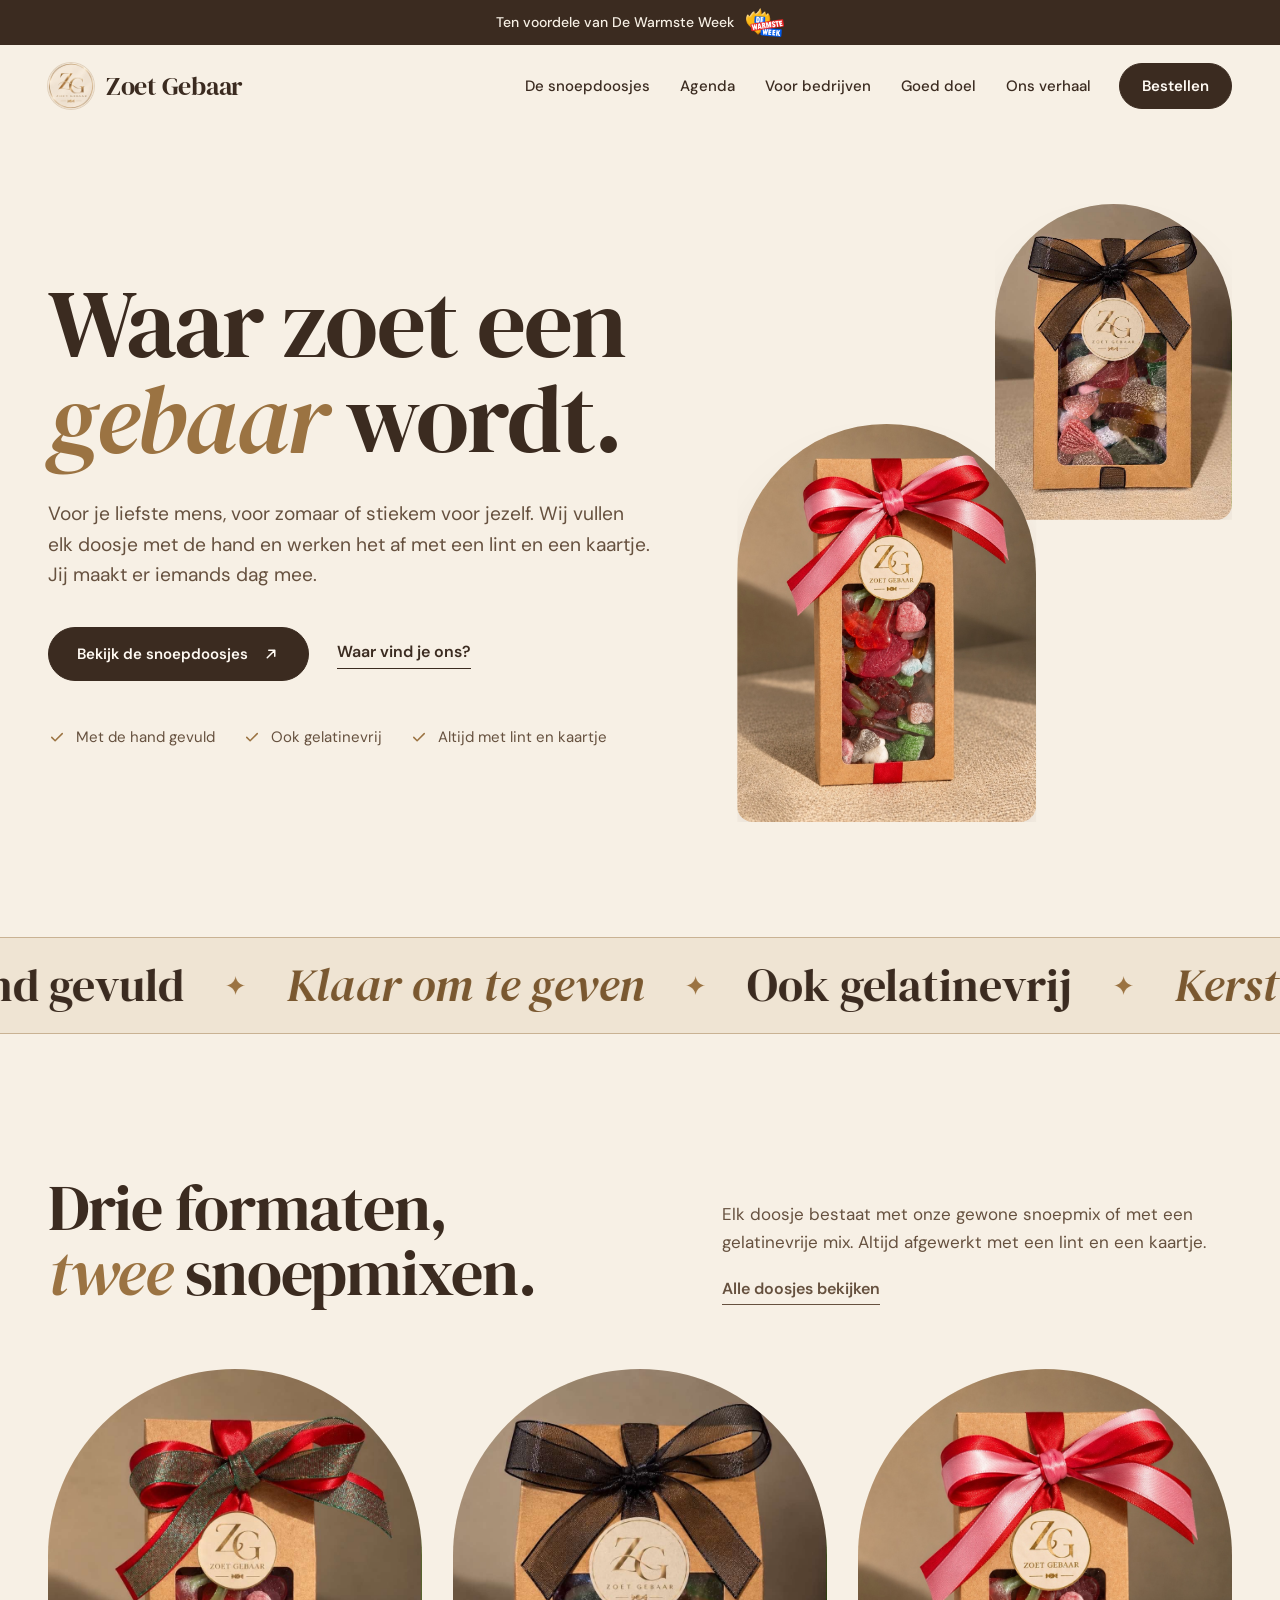
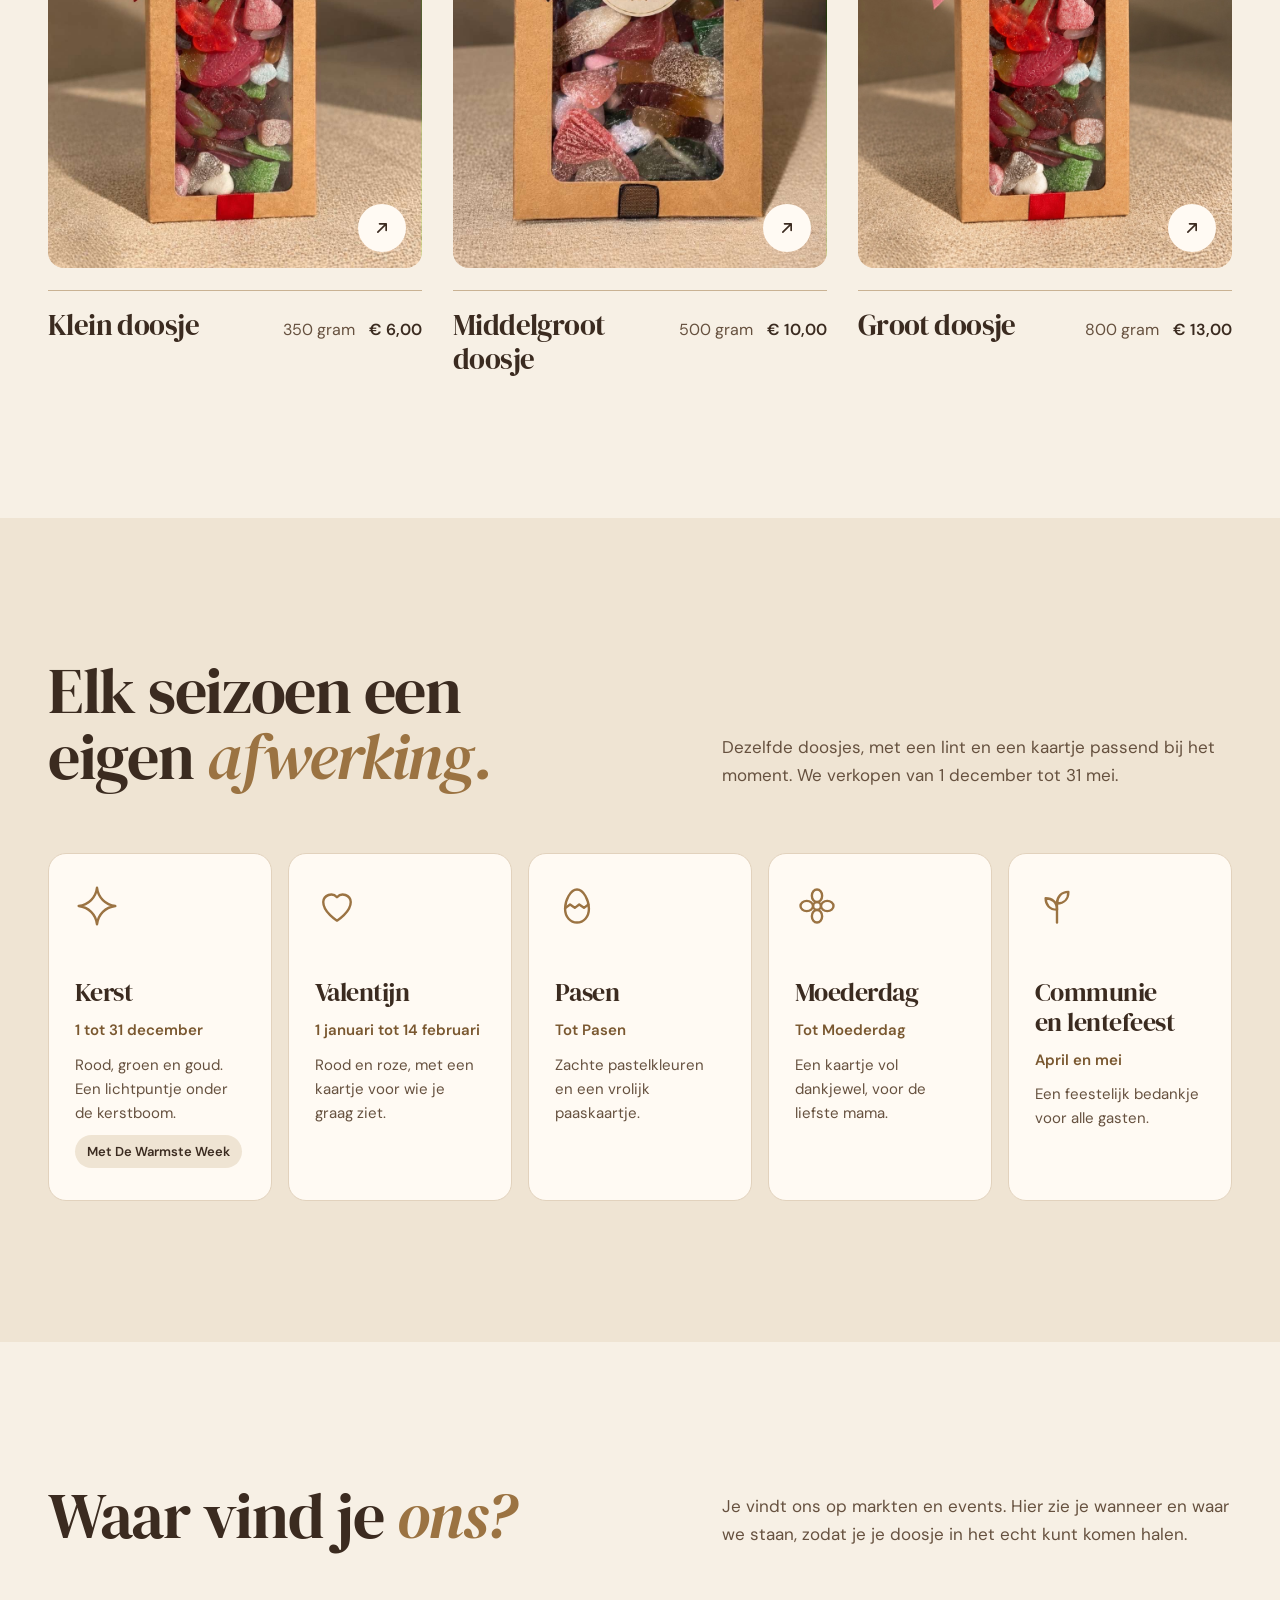
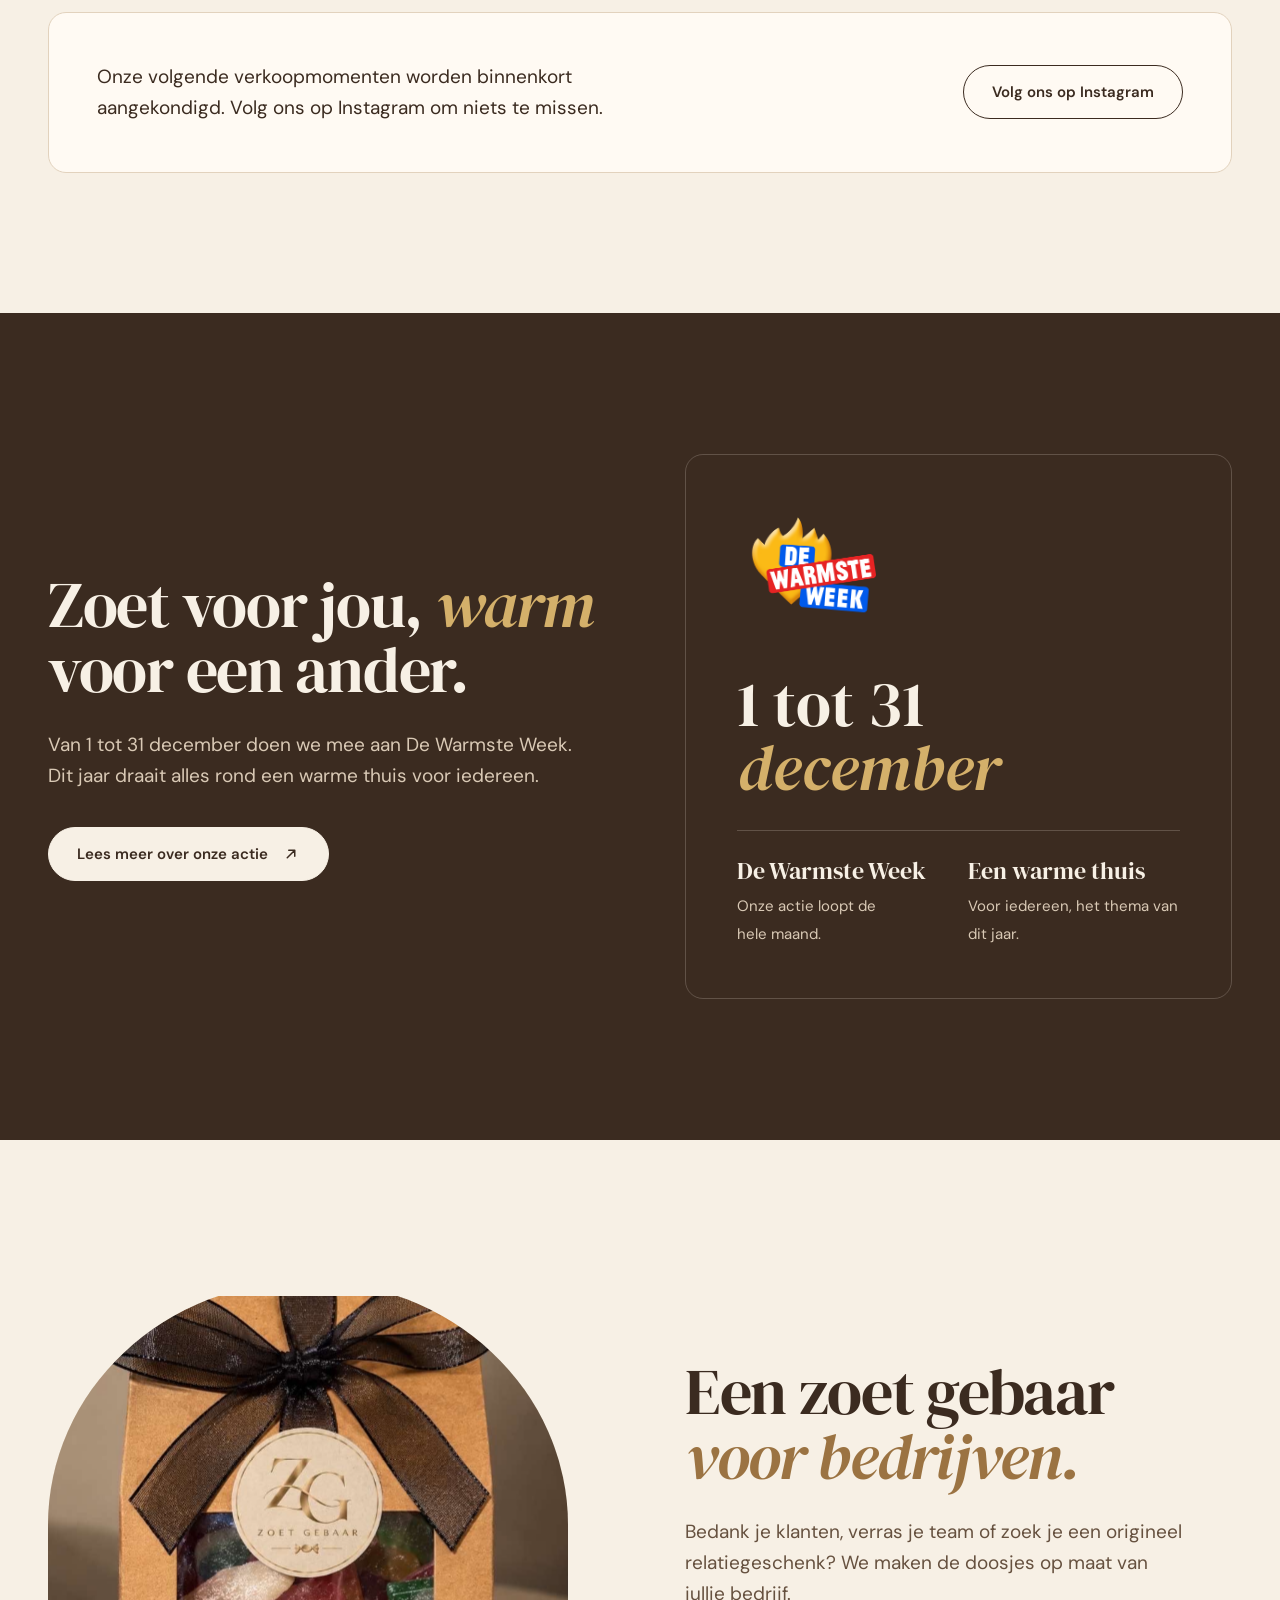
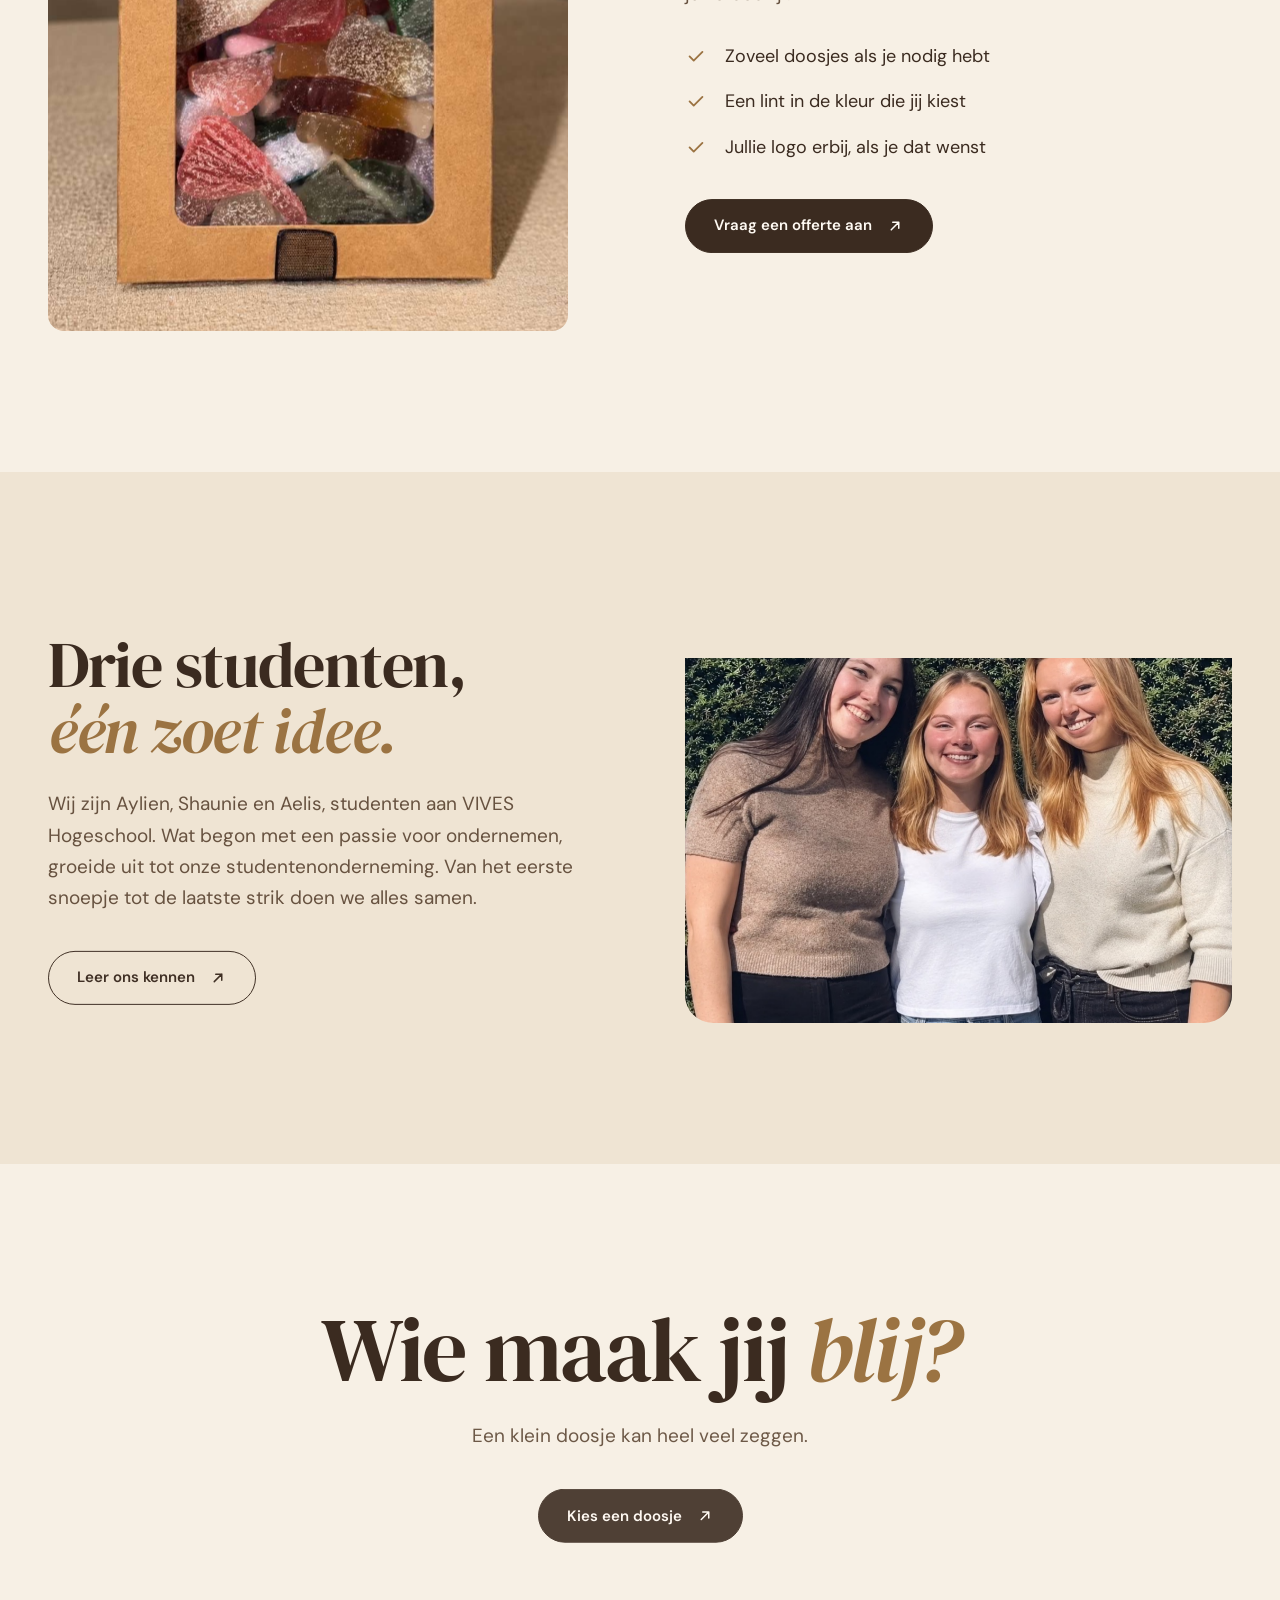
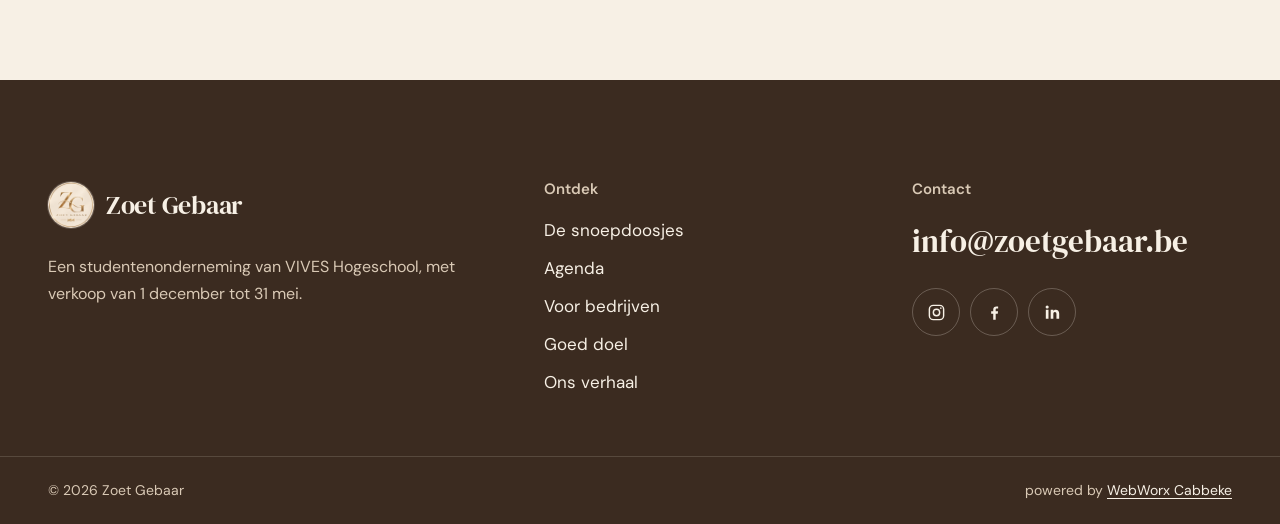
<file: index.html>
<!doctype html>
<html lang="nl">
<head>
<meta charset="utf-8">
<meta name="viewport" content="width=device-width, initial-scale=1">
<meta name="theme-color" content="#f7f0e5">
<meta name="description" content="Handgevulde snoepdoosjes met een lint en een kaartje, gemaakt door Zoet Gebaar, een studentenonderneming van VIVES Hogeschool. Drie formaten, met of zonder gelatine.">
<title>Zoet Gebaar | Waar zoet een gebaar wordt</title>
<link rel="icon" href="favicon.png" type="image/png">
<link rel="preconnect" href="https://fonts.googleapis.com">
<link rel="preconnect" href="https://fonts.gstatic.com" crossorigin>
<link rel="stylesheet" href="styles.css?v=20261126-2">
<script>if(!matchMedia('(prefers-reduced-motion: reduce)').matches){document.documentElement.classList.add('has-motion');setTimeout(function(){if(!window.__zoetMotion)document.documentElement.classList.remove('has-motion')},2500)}</script>
</head>
<body>
<a class="skip-link" href="#main">Ga naar inhoud</a>
<div class="announcement"><a href="https://www.vrt.be/nl/de-warmste-week" target="_blank" rel="noopener"><p>Ten voordele van De Warmste Week</p><img src="assets/logo-de-warmste-week-klein.png" alt="" width="38" height="29"></a></div>
<header class="site-header"><div class="nav wrap"><a class="brand" href="index.html?v=20261126-2" aria-label="Zoet Gebaar, naar de startpagina"><img class="brand-logo" src="assets/logo.jpg" alt="" width="46" height="46"><span class="brand-name">Zoet Gebaar</span></a><nav class="links" id="main-nav" aria-label="Hoofdnavigatie"><a href="webshop.html?v=20261126-2">De snoepdoosjes</a><a href="index.html?v=20261126-2#agenda">Agenda</a><a href="bedrijven.html?v=20261126-2">Voor bedrijven</a><a href="goed-doel.html?v=20261126-2">Goed doel</a><a href="over-ons.html?v=20261126-2">Ons verhaal</a></nav><a class="btn nav-cta" href="webshop.html?v=20261126-2">Bestellen</a><button class="menu-toggle" type="button" aria-label="Menu openen" aria-controls="main-nav" aria-expanded="false"><span></span><span></span></button></div></header>

<main id="main">
  <section class="hero wrap" data-hero>
    <div>
      <h1 data-split>Waar zoet een <em>gebaar</em> wordt.</h1>
      <p class="lede" data-hero-item>Voor je liefste mens, voor zomaar of stiekem voor jezelf. Wij vullen elk doosje met de hand en werken het af met een lint en een kaartje. Jij maakt er iemands dag mee.</p>
      <div class="button-row" data-hero-item>
        <a class="btn" href="webshop.html?v=20261126-2">Bekijk de snoepdoosjes <svg class="icon" viewBox="0 0 24 24" aria-hidden="true"><path d="M7 17 17 7M9 7h8v8" fill="none" stroke="currentColor" stroke-width="2" stroke-linecap="round" stroke-linejoin="round"/></svg></a>
        <a class="text-link" href="#agenda">Waar vind je ons?</a>
      </div>
      <ul class="hero-facts" data-hero-item>
        <li><svg class="icon" viewBox="0 0 24 24" aria-hidden="true"><path d="m5 12.5 4.5 4.5L19 7.5" fill="none" stroke="currentColor" stroke-width="2" stroke-linecap="round" stroke-linejoin="round"/></svg>Met de hand gevuld</li>
        <li><svg class="icon" viewBox="0 0 24 24" aria-hidden="true"><path d="m5 12.5 4.5 4.5L19 7.5" fill="none" stroke="currentColor" stroke-width="2" stroke-linecap="round" stroke-linejoin="round"/></svg>Ook gelatinevrij</li>
        <li><svg class="icon" viewBox="0 0 24 24" aria-hidden="true"><path d="m5 12.5 4.5 4.5L19 7.5" fill="none" stroke="currentColor" stroke-width="2" stroke-linecap="round" stroke-linejoin="round"/></svg>Altijd met lint en kaartje</li>
      </ul>
    </div>
    <div class="hero-art">
      <div class="hero-photo back"><img src="assets/doosje-zwart.jpg" alt="Middelgroot snoepdoosje met een zwart lint en het Zoet Gebaar label" width="900" height="1200"></div>
      <div class="hero-photo front"><img src="assets/doosje-roze.jpg" alt="Groot snoepdoosje met een rood en roze lint en het Zoet Gebaar label" width="900" height="1200"></div>
    </div>
  </section>

  <div class="marquee" data-marquee>
    <p class="sr-only">Met de hand gevuld, klaar om te geven, ook gelatinevrij. Collecties voor kerst, Valentijn, Pasen, Moederdag, communie en lentefeest.</p>
    <div class="marquee-track">
      <div class="marquee-group" aria-hidden="true">
        <span class="marquee-item">Met de hand gevuld <svg class="icon" viewBox="0 0 24 24"><path d="M12 2c.6 5.4 4.6 9.4 10 10-5.4.6-9.4 4.6-10 10-.6-5.4-4.6-9.4-10-10 5.4-.6 9.4-4.6 10-10Z" fill="currentColor"/></svg></span>
        <span class="marquee-item">Klaar om te geven <svg class="icon" viewBox="0 0 24 24"><path d="M12 2c.6 5.4 4.6 9.4 10 10-5.4.6-9.4 4.6-10 10-.6-5.4-4.6-9.4-10-10 5.4-.6 9.4-4.6 10-10Z" fill="currentColor"/></svg></span>
        <span class="marquee-item">Ook gelatinevrij <svg class="icon" viewBox="0 0 24 24"><path d="M12 2c.6 5.4 4.6 9.4 10 10-5.4.6-9.4 4.6-10 10-.6-5.4-4.6-9.4-10-10 5.4-.6 9.4-4.6 10-10Z" fill="currentColor"/></svg></span>
        <span class="marquee-item">Kerst <svg class="icon" viewBox="0 0 24 24"><path d="M12 2c.6 5.4 4.6 9.4 10 10-5.4.6-9.4 4.6-10 10-.6-5.4-4.6-9.4-10-10 5.4-.6 9.4-4.6 10-10Z" fill="currentColor"/></svg></span>
        <span class="marquee-item">Valentijn <svg class="icon" viewBox="0 0 24 24"><path d="M12 2c.6 5.4 4.6 9.4 10 10-5.4.6-9.4 4.6-10 10-.6-5.4-4.6-9.4-10-10 5.4-.6 9.4-4.6 10-10Z" fill="currentColor"/></svg></span>
        <span class="marquee-item">Pasen <svg class="icon" viewBox="0 0 24 24"><path d="M12 2c.6 5.4 4.6 9.4 10 10-5.4.6-9.4 4.6-10 10-.6-5.4-4.6-9.4-10-10 5.4-.6 9.4-4.6 10-10Z" fill="currentColor"/></svg></span>
        <span class="marquee-item">Moederdag <svg class="icon" viewBox="0 0 24 24"><path d="M12 2c.6 5.4 4.6 9.4 10 10-5.4.6-9.4 4.6-10 10-.6-5.4-4.6-9.4-10-10 5.4-.6 9.4-4.6 10-10Z" fill="currentColor"/></svg></span>
        <span class="marquee-item">Communie en lentefeest <svg class="icon" viewBox="0 0 24 24"><path d="M12 2c.6 5.4 4.6 9.4 10 10-5.4.6-9.4 4.6-10 10-.6-5.4-4.6-9.4-10-10 5.4-.6 9.4-4.6 10-10Z" fill="currentColor"/></svg></span>
      </div>
    </div>
  </div>

  <section class="section wrap" id="assortiment">
    <div class="section-head">
      <h2 data-split>Drie formaten, <em>twee</em> snoepmixen.</h2>
      <div data-reveal>
        <p>Elk doosje bestaat met onze gewone snoepmix of met een gelatinevrije mix. Altijd afgewerkt met een lint en een kaartje.</p>
        <p style="margin-top:18px"><a class="text-link" href="webshop.html?v=20261126-2">Alle doosjes bekijken</a></p>
      </div>
    </div>
    <div class="size-grid">
      <a class="size-card" href="webshop.html?v=20261126-2" data-product="klein-gewoon" data-reveal>
        <div class="media" data-clip><img src="assets/doosje-kerst.jpg" alt="Klein snoepdoosje met een rood en groen lint" width="900" height="1200" loading="lazy"><span class="media-arrow" aria-hidden="true"><svg class="icon" viewBox="0 0 24 24"><path d="M7 17 17 7M9 7h8v8" fill="none" stroke="currentColor" stroke-width="2" stroke-linecap="round" stroke-linejoin="round"/></svg></span></div>
        <div class="size-meta"><h3 class="name">Klein doosje</h3><p><span class="weight">350 gram</span><span class="price">€ 6,00</span></p></div>
      </a>
      <a class="size-card" href="webshop.html?v=20261126-2" data-product="middel-gewoon" data-reveal>
        <div class="media" data-clip><img src="assets/doosje-zwart.jpg" alt="Middelgroot snoepdoosje met een zwart lint" width="900" height="1200" loading="lazy"><span class="media-arrow" aria-hidden="true"><svg class="icon" viewBox="0 0 24 24"><path d="M7 17 17 7M9 7h8v8" fill="none" stroke="currentColor" stroke-width="2" stroke-linecap="round" stroke-linejoin="round"/></svg></span></div>
        <div class="size-meta"><h3 class="name">Middelgroot doosje</h3><p><span class="weight">500 gram</span><span class="price">€ 10,00</span></p></div>
      </a>
      <a class="size-card" href="webshop.html?v=20261126-2" data-product="groot-gewoon" data-reveal>
        <div class="media" data-clip><img src="assets/doosje-roze.jpg" alt="Groot snoepdoosje met een rood en roze lint" width="900" height="1200" loading="lazy"><span class="media-arrow" aria-hidden="true"><svg class="icon" viewBox="0 0 24 24"><path d="M7 17 17 7M9 7h8v8" fill="none" stroke="currentColor" stroke-width="2" stroke-linecap="round" stroke-linejoin="round"/></svg></span></div>
        <div class="size-meta"><h3 class="name">Groot doosje</h3><p><span class="weight">800 gram</span><span class="price">€ 13,00</span></p></div>
      </a>
    </div>
  </section>

  <section class="section section-tint" id="seizoenen">
    <div class="wrap">
    <div class="section-head">
      <h2 data-split>Elk seizoen een eigen <em>afwerking.</em></h2>
      <p data-reveal>Dezelfde doosjes, met een lint en een kaartje passend bij het moment. We verkopen van 1 december tot 31 mei.</p>
    </div>
    <div class="season-grid">
      <article class="season-card" data-reveal>
        <svg class="season-icon" viewBox="0 0 24 24" fill="none" stroke="currentColor" stroke-width="1.3" stroke-linejoin="round" aria-hidden="true"><path d="M12 2c.6 5.4 4.6 9.4 10 10-5.4.6-9.4 4.6-10 10-.6-5.4-4.6-9.4-10-10 5.4-.6 9.4-4.6 10-10Z"/></svg>
        <h3>Kerst</h3><p class="season-when">1 tot 31 december</p><p class="season-text">Rood, groen en goud. Een lichtpuntje onder de kerstboom.</p><span class="badge">Met De Warmste Week</span>
      </article>
      <article class="season-card" data-reveal>
        <svg class="season-icon" viewBox="0 0 24 24" fill="none" stroke="currentColor" stroke-width="1.3" stroke-linejoin="round" aria-hidden="true"><path d="M12 20s-7.5-4.6-7.5-10.2A4.3 4.3 0 0 1 12 7.2a4.3 4.3 0 0 1 7.5 2.6C19.5 15.4 12 20 12 20Z"/></svg>
        <h3>Valentijn</h3><p class="season-when">1 januari tot 14 februari</p><p class="season-text">Rood en roze, met een kaartje voor wie je graag ziet.</p>
      </article>
      <article class="season-card" data-reveal>
        <svg class="season-icon" viewBox="0 0 24 24" fill="none" stroke="currentColor" stroke-width="1.3" stroke-linejoin="round" stroke-linecap="round" aria-hidden="true"><path d="M12 3c3.6 0 6.5 6 6.5 10.5S15.6 21 12 21s-6.5-3-6.5-7.5S8.4 3 12 3Z"/><path d="m5.8 13 2.4-1.8 2.6 1.8 2.4-1.8 2.6 1.8 2.4-1.8"/></svg>
        <h3>Pasen</h3><p class="season-when">Tot Pasen</p><p class="season-text">Zachte pastelkleuren en een vrolijk paaskaartje.</p>
      </article>
      <article class="season-card" data-reveal>
        <svg class="season-icon" viewBox="0 0 24 24" fill="none" stroke="currentColor" stroke-width="1.3" aria-hidden="true"><ellipse cx="12" cy="6.4" rx="2.8" ry="3.4"/><ellipse cx="12" cy="17.6" rx="2.8" ry="3.4"/><ellipse cx="6.4" cy="12" rx="3.4" ry="2.8"/><ellipse cx="17.6" cy="12" rx="3.4" ry="2.8"/><circle cx="12" cy="12" r="2.1"/></svg>
        <h3>Moederdag</h3><p class="season-when">Tot Moederdag</p><p class="season-text">Een kaartje vol dankjewel, voor de liefste mama.</p>
      </article>
      <article class="season-card" data-reveal>
        <svg class="season-icon" viewBox="0 0 24 24" fill="none" stroke="currentColor" stroke-width="1.3" stroke-linejoin="round" stroke-linecap="round" aria-hidden="true"><path d="M12 21V9.5"/><path d="M12 14c-4 0-6.2-2.6-6.2-6.2 3.6 0 6.2 2.2 6.2 6.2Z"/><path d="M12 10.6c0-3.7 2.5-6.3 6.2-6.3 0 3.7-2.2 6.3-6.2 6.3Z"/></svg>
        <h3>Communie en lentefeest</h3><p class="season-when">April en mei</p><p class="season-text">Een feestelijk bedankje voor alle gasten.</p>
      </article>
    </div>
    </div>
  </section>

  <section class="section" id="agenda">
    <div class="wrap">
      <div class="section-head">
        <h2 data-split>Waar vind je <em>ons?</em></h2>
        <p data-reveal>Je vindt ons op markten en events. Hier zie je wanneer en waar we staan, zodat je je doosje in het echt kunt komen halen.</p>
      </div>
      <ol class="agenda-list" id="agenda-list" hidden></ol>
      <div class="agenda-empty" id="agenda-empty" data-reveal>
        <p>Onze volgende verkoopmomenten worden binnenkort aangekondigd. Volg ons op Instagram om niets te missen.</p>
        <a class="btn btn-outline" href="https://www.instagram.com/zoet.gebaar/" target="_blank" rel="noopener">Volg ons op Instagram</a>
      </div>
    </div>
  </section>

  <section class="section band" id="goed-doel">
    <div class="wrap split">
      <div>
        <h2 data-split>Zoet voor jou, <em>warm</em> voor een ander.</h2>
        <p data-reveal>Van 1 tot 31 december doen we mee aan De Warmste Week. Dit jaar draait alles rond een warme thuis voor iedereen.</p>
        <div class="button-row" data-reveal><a class="btn btn-light" href="goed-doel.html?v=20261126-2">Lees meer over onze actie <svg class="icon" viewBox="0 0 24 24" aria-hidden="true"><path d="M7 17 17 7M9 7h8v8" fill="none" stroke="currentColor" stroke-width="2" stroke-linecap="round" stroke-linejoin="round"/></svg></a></div>
      </div>
      <div class="cause-panel" data-reveal>
        <img class="partner-logo" src="assets/logo-de-warmste-week.png" alt="Logo De Warmste Week" width="1200" height="948" hidden data-optional-logo>
        <p class="big">1 tot 31 <em>december</em></p>
        <div class="cause-partners">
          <p><strong>De Warmste Week</strong><span>Onze actie loopt de hele maand.</span></p>
          <p><strong>Een warme thuis</strong><span>Voor iedereen, het thema van dit jaar.</span></p>
        </div>
      </div>
    </div>
  </section>

  <section class="section wrap">
    <div class="split">
      <div class="photo-frame" data-clip><img src="assets/doosje-zwart.jpg" alt="Snoepdoosje met een zwart lint, ook verkrijgbaar in de kleur van jouw bedrijf" width="900" height="1200" loading="lazy" data-parallax></div>
      <div>
        <h2 data-split>Een zoet gebaar <em>voor bedrijven.</em></h2>
        <p data-reveal>Bedank je klanten, verras je team of zoek je een origineel relatiegeschenk? We maken de doosjes op maat van jullie bedrijf.</p>
        <ul class="check-list" data-reveal>
          <li><svg class="icon" viewBox="0 0 24 24" aria-hidden="true"><path d="m5 12.5 4.5 4.5L19 7.5" fill="none" stroke="currentColor" stroke-width="2" stroke-linecap="round" stroke-linejoin="round"/></svg>Zoveel doosjes als je nodig hebt</li>
          <li><svg class="icon" viewBox="0 0 24 24" aria-hidden="true"><path d="m5 12.5 4.5 4.5L19 7.5" fill="none" stroke="currentColor" stroke-width="2" stroke-linecap="round" stroke-linejoin="round"/></svg>Een lint in de kleur die jij kiest</li>
          <li><svg class="icon" viewBox="0 0 24 24" aria-hidden="true"><path d="m5 12.5 4.5 4.5L19 7.5" fill="none" stroke="currentColor" stroke-width="2" stroke-linecap="round" stroke-linejoin="round"/></svg>Jullie logo erbij, als je dat wenst</li>
        </ul>
        <div class="button-row" data-reveal><a class="btn" href="bedrijven.html?v=20261126-2">Vraag een offerte aan <svg class="icon" viewBox="0 0 24 24" aria-hidden="true"><path d="M7 17 17 7M9 7h8v8" fill="none" stroke="currentColor" stroke-width="2" stroke-linecap="round" stroke-linejoin="round"/></svg></a></div>
      </div>
    </div>
  </section>

  <section class="section section-tint">
    <div class="wrap split">
      <div>
        <h2 data-split>Drie studenten, <em>één zoet idee.</em></h2>
        <p data-reveal>Wij zijn Aylien, Shaunie en Aelis, studenten aan VIVES Hogeschool. Wat begon met een passie voor ondernemen, groeide uit tot onze studentenonderneming. Van het eerste snoepje tot de laatste strik doen we alles samen.</p>
        <div class="button-row" data-reveal><a class="btn btn-outline" href="over-ons.html?v=20261126-2">Leer ons kennen <svg class="icon" viewBox="0 0 24 24" aria-hidden="true"><path d="M7 17 17 7M9 7h8v8" fill="none" stroke="currentColor" stroke-width="2" stroke-linecap="round" stroke-linejoin="round"/></svg></a></div>
      </div>
      <div class="photo-frame wide team" data-clip><img src="assets/team.jpg" alt="Van links naar rechts Aelis, Aylien en Shaunie, de drie studenten achter Zoet Gebaar" width="1200" height="900" loading="lazy" data-parallax></div>
    </div>
  </section>

  <section class="section wrap closing">
    <h2 data-split>Wie maak jij <em>blij?</em></h2>
    <p data-reveal>Een klein doosje kan heel veel zeggen.</p>
    <div class="button-row" data-reveal><a class="btn" href="webshop.html?v=20261126-2">Kies een doosje <svg class="icon" viewBox="0 0 24 24" aria-hidden="true"><path d="M7 17 17 7M9 7h8v8" fill="none" stroke="currentColor" stroke-width="2" stroke-linecap="round" stroke-linejoin="round"/></svg></a></div>
  </section>
</main>

<footer class="footer">
  <div class="wrap footer-grid">
    <div class="footer-brand"><a class="brand" href="index.html?v=20261126-2"><img class="brand-logo" src="assets/logo.jpg" alt="" width="46" height="46" loading="lazy"><span class="brand-name">Zoet Gebaar</span></a><p>Een studentenonderneming van VIVES Hogeschool, met verkoop van 1 december tot 31 mei.</p></div>
    <div><h2 class="footer-title">Ontdek</h2><nav class="footer-links" aria-label="Footernavigatie"><a href="webshop.html?v=20261126-2">De snoepdoosjes</a><a href="index.html?v=20261126-2#agenda">Agenda</a><a href="bedrijven.html?v=20261126-2">Voor bedrijven</a><a href="goed-doel.html?v=20261126-2">Goed doel</a><a href="over-ons.html?v=20261126-2">Ons verhaal</a></nav></div>
    <div><h2 class="footer-title">Contact</h2><a class="footer-mail" href="mailto:info@zoetgebaar.be">info@zoetgebaar.be</a><div class="socials"><a href="https://www.instagram.com/zoet.gebaar/" target="_blank" rel="noopener" aria-label="Zoet Gebaar op Instagram"><svg viewBox="0 0 24 24" fill="none" stroke="currentColor" stroke-width="1.8" aria-hidden="true"><rect x="3" y="3" width="18" height="18" rx="5"/><circle cx="12" cy="12" r="4"/><circle cx="17.5" cy="6.5" r="1" fill="currentColor" stroke="none"/></svg></a><a href="https://www.facebook.com/share/1DzBTi725m/" target="_blank" rel="noopener" aria-label="Zoet Gebaar op Facebook"><svg viewBox="0 0 24 24" fill="currentColor" aria-hidden="true"><path d="M13.5 21v-7.5h2.6l.4-3h-3V8.6c0-.9.3-1.5 1.5-1.5h1.6V4.4c-.3 0-1.2-.1-2.3-.1-2.3 0-3.9 1.4-3.9 4v2.2H7.8v3h2.6V21z"/></svg></a><a href="https://www.linkedin.com/in/zoet-gebaar-08584644b/" target="_blank" rel="noopener" aria-label="Zoet Gebaar op LinkedIn"><svg viewBox="0 0 24 24" fill="currentColor" aria-hidden="true"><path d="M6.94 8.5H3.56V20h3.38V8.5ZM5.25 3a1.97 1.97 0 1 0 0 3.94 1.97 1.97 0 0 0 0-3.94ZM20.44 13.4c0-3.1-1.66-4.9-4.33-4.9-1.6 0-2.62.86-3.06 1.6V8.5H9.7V20h3.36v-6.1c0-1.6.6-2.6 1.94-2.6 1.3 0 1.98.92 1.98 2.6V20h3.46v-6.6Z"/></svg></a></div></div>
  </div>
  <div class="wrap footer-bottom"><span>© 2026 Zoet Gebaar</span><span>powered by <a href="https://webworxcabbeke.be" target="_blank" rel="noopener">WebWorx Cabbeke</a></span></div>
</footer>

<script src="assets/vendor/gsap.min.js?v=20261126-2"></script>
<script src="assets/vendor/ScrollTrigger.min.js?v=20261126-2"></script>
<script src="assets/vendor/SplitText.min.js?v=20261126-2"></script>
<script src="content.js?v=20261126-2"></script>
<script src="site.js?v=20261126-2"></script>
<script src="agenda.js?v=20261126-2"></script>
<script src="motion.js?v=20261126-2"></script>
</body>
</html>
</file>
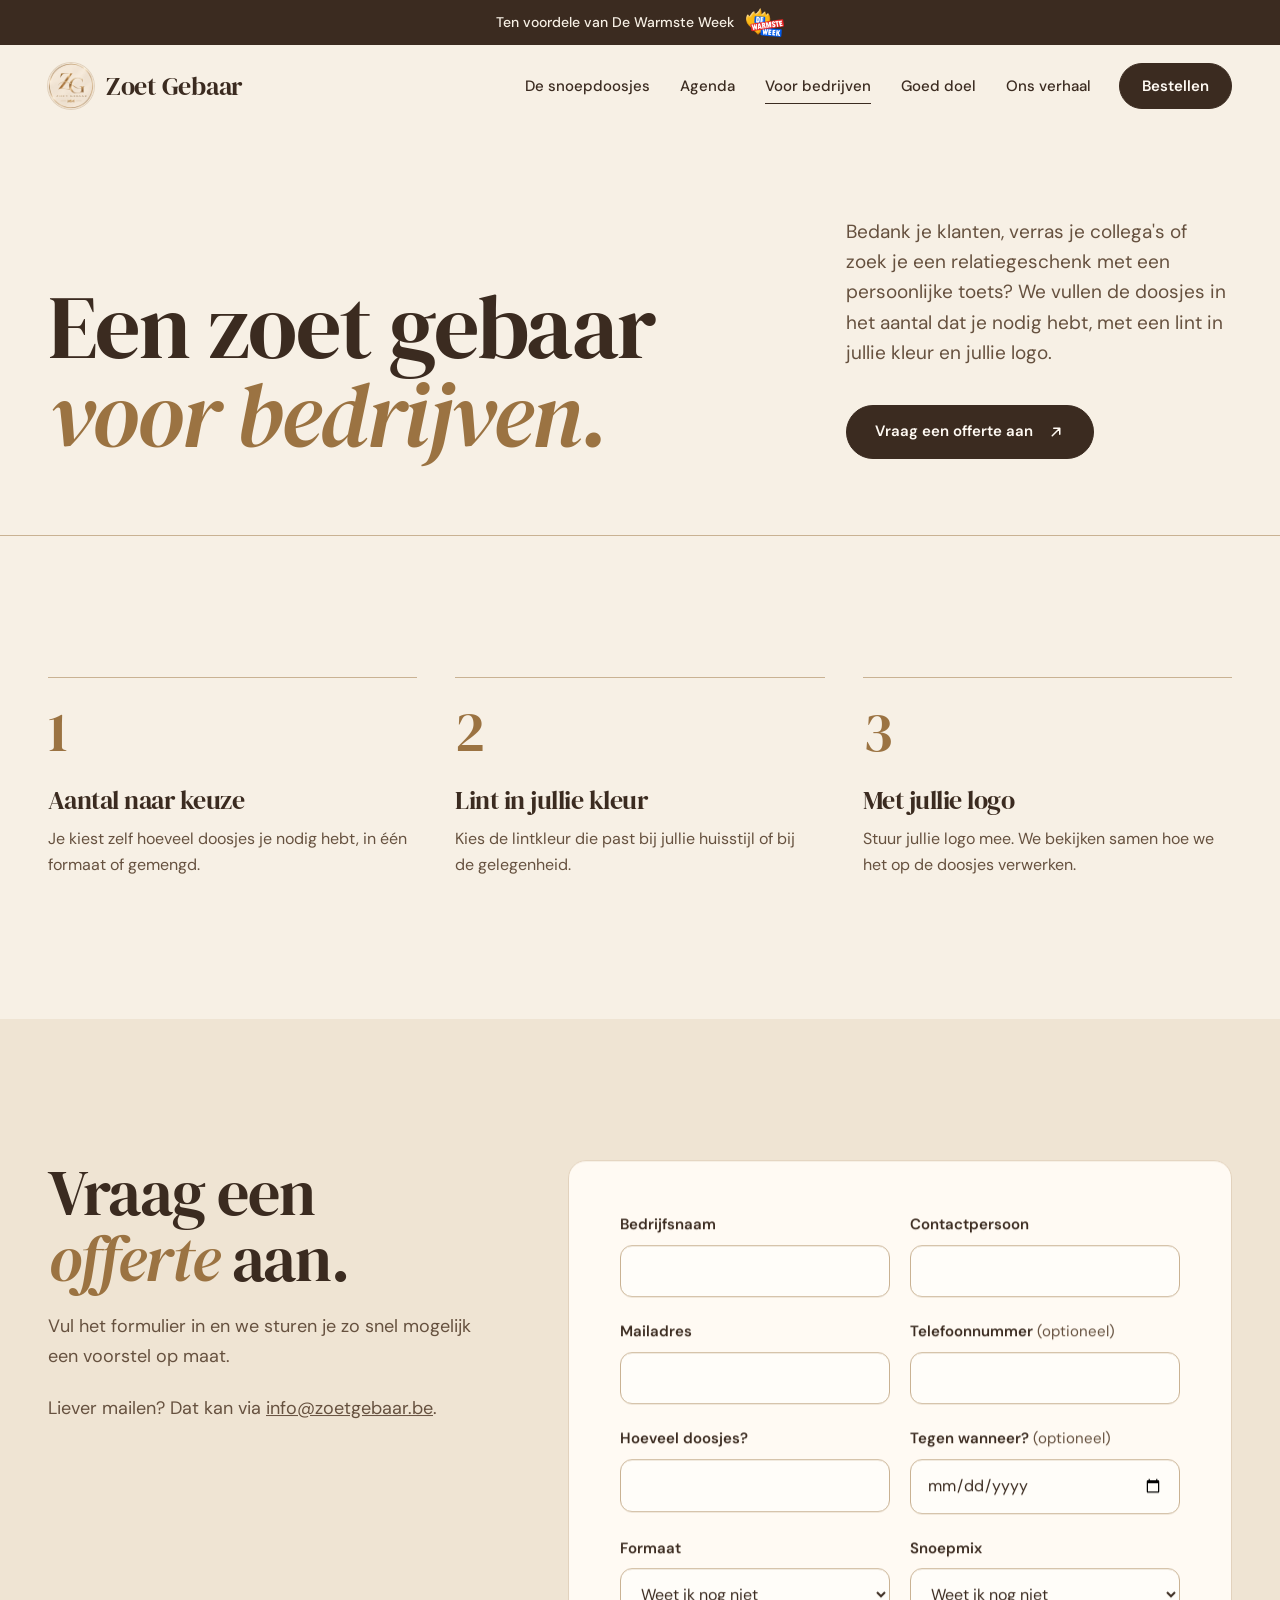
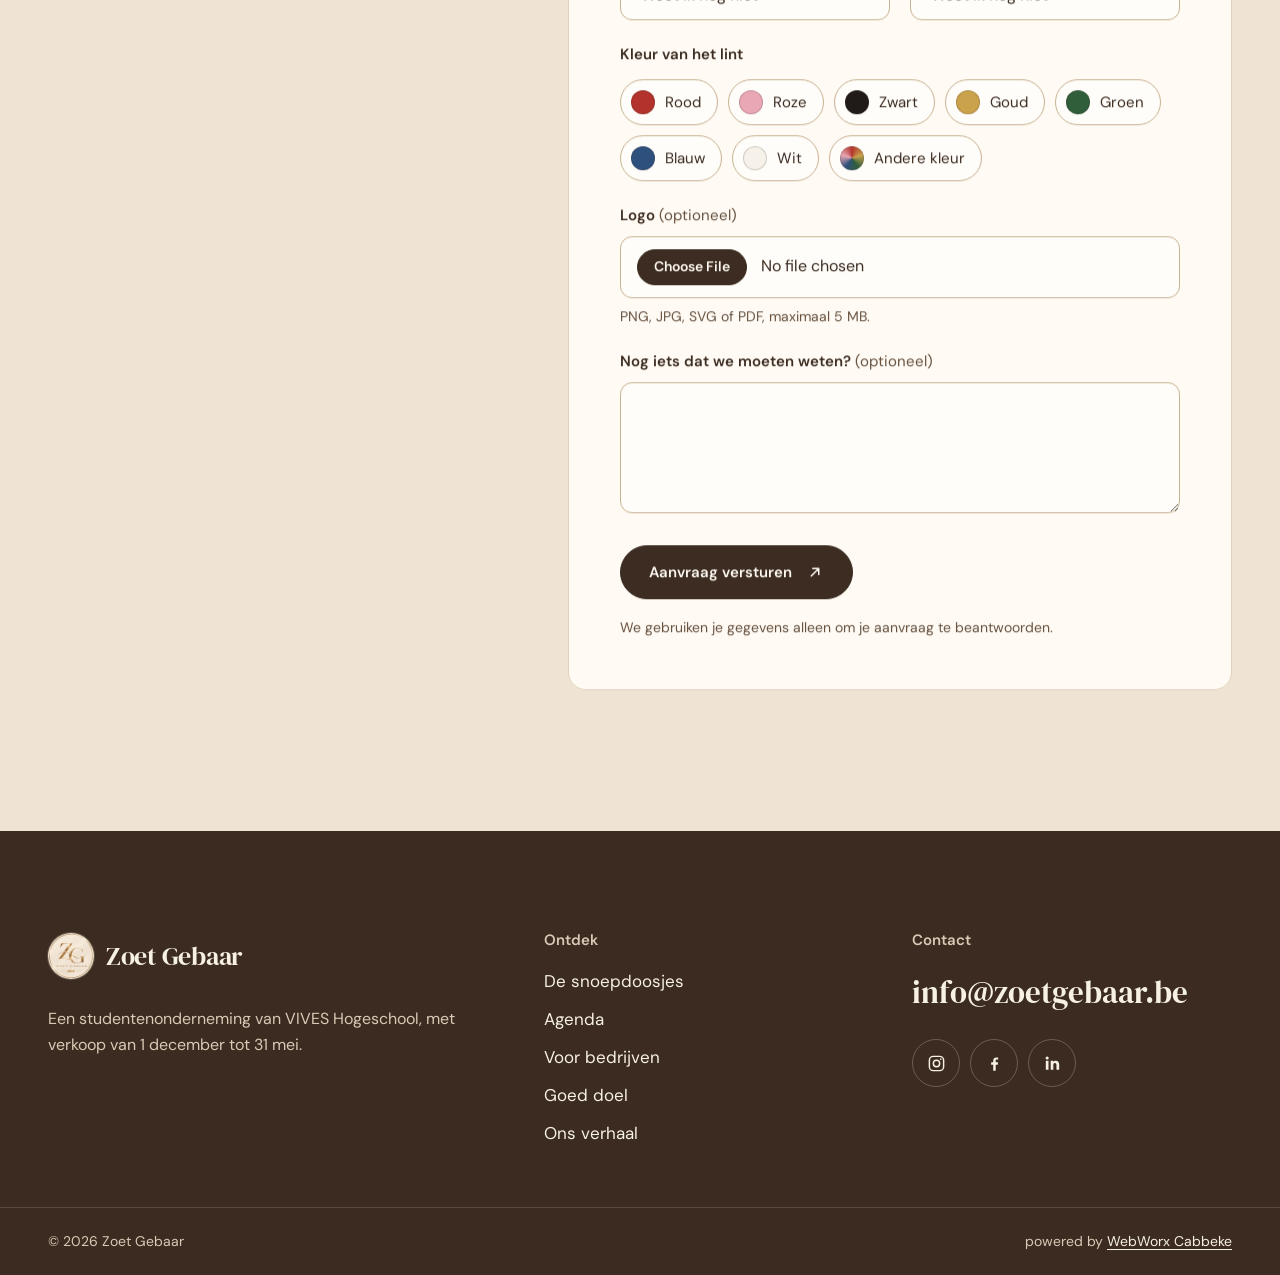
<file: bedrijven.html>
<!doctype html>
<html lang="nl">
<head>
<meta charset="utf-8">
<meta name="viewport" content="width=device-width, initial-scale=1">
<meta name="theme-color" content="#f7f0e5">
<meta name="description" content="Snoepdoosjes op maat voor bedrijven: kies het aantal, de kleur van het lint en voeg jullie logo toe. Vraag een offerte aan bij Zoet Gebaar.">
<title>Voor bedrijven | Zoet Gebaar</title>
<link rel="icon" href="favicon.png" type="image/png">
<link rel="preconnect" href="https://fonts.googleapis.com">
<link rel="preconnect" href="https://fonts.gstatic.com" crossorigin>
<link rel="stylesheet" href="styles.css?v=20261126-2">
<script>if(!matchMedia('(prefers-reduced-motion: reduce)').matches){document.documentElement.classList.add('has-motion');setTimeout(function(){if(!window.__zoetMotion)document.documentElement.classList.remove('has-motion')},2500)}</script>
</head>
<body>
<a class="skip-link" href="#main">Ga naar inhoud</a>
<div class="announcement"><a href="https://www.vrt.be/nl/de-warmste-week" target="_blank" rel="noopener"><p>Ten voordele van De Warmste Week</p><img src="assets/logo-de-warmste-week-klein.png" alt="" width="38" height="29"></a></div>
<header class="site-header"><div class="nav wrap"><a class="brand" href="index.html?v=20261126-2" aria-label="Zoet Gebaar, naar de startpagina"><img class="brand-logo" src="assets/logo.jpg" alt="" width="46" height="46"><span class="brand-name">Zoet Gebaar</span></a><nav class="links" id="main-nav" aria-label="Hoofdnavigatie"><a href="webshop.html?v=20261126-2">De snoepdoosjes</a><a href="index.html?v=20261126-2#agenda">Agenda</a><a href="bedrijven.html?v=20261126-2" aria-current="page">Voor bedrijven</a><a href="goed-doel.html?v=20261126-2">Goed doel</a><a href="over-ons.html?v=20261126-2">Ons verhaal</a></nav><a class="btn nav-cta" href="webshop.html?v=20261126-2">Bestellen</a><button class="menu-toggle" type="button" aria-label="Menu openen" aria-controls="main-nav" aria-expanded="false"><span></span><span></span></button></div></header>
<main id="main">
  <section class="wrap page-hero" data-hero>
    <h1 data-split>Een zoet gebaar <em>voor bedrijven.</em></h1>
    <div data-hero-item>
      <p class="lede">Bedank je klanten, verras je collega's of zoek je een relatiegeschenk met een persoonlijke toets? We vullen de doosjes in het aantal dat je nodig hebt, met een lint in jullie kleur en jullie logo.</p>
      <div class="button-row"><a class="btn" href="#aanvraag">Vraag een offerte aan <svg class="icon" viewBox="0 0 24 24" aria-hidden="true"><path d="M7 17 17 7M9 7h8v8" fill="none" stroke="currentColor" stroke-width="2" stroke-linecap="round" stroke-linejoin="round"/></svg></a></div>
    </div>
  </section>

  <section class="section wrap">
    <div class="steps steps-3">
      <div class="step" data-reveal><h3>Aantal naar keuze</h3><p>Je kiest zelf hoeveel doosjes je nodig hebt, in één formaat of gemengd.</p></div>
      <div class="step" data-reveal><h3>Lint in jullie kleur</h3><p>Kies de lintkleur die past bij jullie huisstijl of bij de gelegenheid.</p></div>
      <div class="step" data-reveal><h3>Met jullie logo</h3><p>Stuur jullie logo mee. We bekijken samen hoe we het op de doosjes verwerken.</p></div>
    </div>
  </section>

  <section class="section section-tint" id="aanvraag">
    <div class="wrap form-layout">
      <div class="form-aside">
        <h2 data-split>Vraag een <em>offerte</em> aan.</h2>
        <p data-reveal>Vul het formulier in en we sturen je zo snel mogelijk een voorstel op maat.</p>
        <p data-reveal>Liever mailen? Dat kan via <a href="mailto:info@zoetgebaar.be">info@zoetgebaar.be</a>.</p>
      </div>

      <div>
        <div class="form-success" id="business-success" role="status" tabindex="-1" hidden>
          <h2>Bedankt voor je aanvraag.</h2>
          <p>We hebben alles goed ontvangen en nemen zo snel mogelijk contact met je op.</p>
          <div class="button-row"><a class="btn btn-outline" href="index.html?v=20261126-2">Terug naar de startpagina</a></div>
        </div>

        <form class="form-card" id="business-form" action="api/send.php" method="POST" enctype="multipart/form-data" data-reveal>
          <input type="hidden" name="type" value="bedrijf">
          <input type="hidden" name="MAX_FILE_SIZE" value="5242880">
          <input type="text" name="website" class="honey" tabindex="-1" autocomplete="off" aria-hidden="true">
          <div class="form-grid">
            <div class="field"><label for="bedrijf">Bedrijfsnaam</label><input id="bedrijf" name="bedrijf" autocomplete="organization" required></div>
            <div class="field"><label for="contact">Contactpersoon</label><input id="contact" name="contactpersoon" autocomplete="name" required></div>
            <div class="field"><label for="email">Mailadres</label><input id="email" name="email" type="email" autocomplete="email" required></div>
            <div class="field"><label for="telefoon">Telefoonnummer <span class="optional">(optioneel)</span></label><input id="telefoon" name="telefoon" type="tel" autocomplete="tel"></div>
            <div class="field"><label for="aantal">Hoeveel doosjes?</label><input id="aantal" name="aantal" type="number" min="1" max="5000" step="1" inputmode="numeric" required></div>
            <div class="field"><label for="datum">Tegen wanneer? <span class="optional">(optioneel)</span></label><input id="datum" name="datum" type="date"></div>
            <div class="field"><label for="formaat">Formaat</label><select id="formaat" name="formaat"><option>Weet ik nog niet</option><option>Klein doosje (350 gram)</option><option>Middelgroot doosje (500 gram)</option><option>Groot doosje (800 gram)</option><option>Een mix van formaten</option></select></div>
            <div class="field"><label for="mix">Snoepmix</label><select id="mix" name="snoepmix"><option>Weet ik nog niet</option><option>Met gelatine</option><option>Gelatinevrij</option><option>Allebei</option></select></div>
            <fieldset class="full">
              <legend>Kleur van het lint</legend>
              <div class="swatches">
                <label class="swatch"><input type="radio" name="lintkleur" value="Rood" required><span style="--swatch:#b3312b">Rood</span></label>
                <label class="swatch"><input type="radio" name="lintkleur" value="Roze"><span style="--swatch:#e9a7b6">Roze</span></label>
                <label class="swatch"><input type="radio" name="lintkleur" value="Zwart"><span style="--swatch:#1f1a17">Zwart</span></label>
                <label class="swatch"><input type="radio" name="lintkleur" value="Goud"><span style="--swatch:#c9a24a">Goud</span></label>
                <label class="swatch"><input type="radio" name="lintkleur" value="Groen"><span style="--swatch:#2f5d3a">Groen</span></label>
                <label class="swatch"><input type="radio" name="lintkleur" value="Blauw"><span style="--swatch:#2d4f7c">Blauw</span></label>
                <label class="swatch"><input type="radio" name="lintkleur" value="Wit"><span style="--swatch:#f6f2ea">Wit</span></label>
                <label class="swatch"><input type="radio" name="lintkleur" value="Andere kleur"><span style="--swatch:conic-gradient(#b3312b,#c9a24a,#2f5d3a,#2d4f7c,#e9a7b6,#b3312b)">Andere kleur</span></label>
              </div>
            </fieldset>
            <div class="field full" id="other-color" hidden><label for="kleur-anders">Welke kleur?</label><input id="kleur-anders" name="lintkleur_anders" placeholder="Bijvoorbeeld onze huisstijlkleur #0a5c8f"></div>
            <div class="field full"><label for="logo">Logo <span class="optional">(optioneel)</span></label><input id="logo" name="logo" type="file" accept="image/png,image/jpeg,image/svg+xml,application/pdf"><p class="field-hint">PNG, JPG, SVG of PDF, maximaal 5 MB.</p><p class="field-error" id="logo-error" hidden>Dit bestand is groter dan 5 MB. Kies een kleiner bestand of mail het logo naar info@zoetgebaar.be.</p></div>
            <div class="field full"><label for="bericht">Nog iets dat we moeten weten? <span class="optional">(optioneel)</span></label><textarea id="bericht" name="bericht" rows="4"></textarea></div>
          </div>
          <div class="form-footer">
            <button class="btn" type="submit" id="business-submit">Aanvraag versturen <svg class="icon" viewBox="0 0 24 24" aria-hidden="true"><path d="M7 17 17 7M9 7h8v8" fill="none" stroke="currentColor" stroke-width="2" stroke-linecap="round" stroke-linejoin="round"/></svg></button>
            <p class="field-hint">We gebruiken je gegevens alleen om je aanvraag te beantwoorden.</p>
            <p class="field-error" id="business-error" role="alert" hidden></p>
          </div>
        </form>
      </div>
    </div>
  </section>
</main>
<footer class="footer">
  <div class="wrap footer-grid">
    <div class="footer-brand"><a class="brand" href="index.html?v=20261126-2"><img class="brand-logo" src="assets/logo.jpg" alt="" width="46" height="46" loading="lazy"><span class="brand-name">Zoet Gebaar</span></a><p>Een studentenonderneming van VIVES Hogeschool, met verkoop van 1 december tot 31 mei.</p></div>
    <div><h2 class="footer-title">Ontdek</h2><nav class="footer-links" aria-label="Footernavigatie"><a href="webshop.html?v=20261126-2">De snoepdoosjes</a><a href="index.html?v=20261126-2#agenda">Agenda</a><a href="bedrijven.html?v=20261126-2">Voor bedrijven</a><a href="goed-doel.html?v=20261126-2">Goed doel</a><a href="over-ons.html?v=20261126-2">Ons verhaal</a></nav></div>
    <div><h2 class="footer-title">Contact</h2><a class="footer-mail" href="mailto:info@zoetgebaar.be">info@zoetgebaar.be</a><div class="socials"><a href="https://www.instagram.com/zoet.gebaar/" target="_blank" rel="noopener" aria-label="Zoet Gebaar op Instagram"><svg viewBox="0 0 24 24" fill="none" stroke="currentColor" stroke-width="1.8" aria-hidden="true"><rect x="3" y="3" width="18" height="18" rx="5"/><circle cx="12" cy="12" r="4"/><circle cx="17.5" cy="6.5" r="1" fill="currentColor" stroke="none"/></svg></a><a href="https://www.facebook.com/share/1DzBTi725m/" target="_blank" rel="noopener" aria-label="Zoet Gebaar op Facebook"><svg viewBox="0 0 24 24" fill="currentColor" aria-hidden="true"><path d="M13.5 21v-7.5h2.6l.4-3h-3V8.6c0-.9.3-1.5 1.5-1.5h1.6V4.4c-.3 0-1.2-.1-2.3-.1-2.3 0-3.9 1.4-3.9 4v2.2H7.8v3h2.6V21z"/></svg></a><a href="https://www.linkedin.com/in/zoet-gebaar-08584644b/" target="_blank" rel="noopener" aria-label="Zoet Gebaar op LinkedIn"><svg viewBox="0 0 24 24" fill="currentColor" aria-hidden="true"><path d="M6.94 8.5H3.56V20h3.38V8.5ZM5.25 3a1.97 1.97 0 1 0 0 3.94 1.97 1.97 0 0 0 0-3.94ZM20.44 13.4c0-3.1-1.66-4.9-4.33-4.9-1.6 0-2.62.86-3.06 1.6V8.5H9.7V20h3.36v-6.1c0-1.6.6-2.6 1.94-2.6 1.3 0 1.98.92 1.98 2.6V20h3.46v-6.6Z"/></svg></a></div></div>
  </div>
  <div class="wrap footer-bottom"><span>© 2026 Zoet Gebaar</span><span>powered by <a href="https://webworxcabbeke.be" target="_blank" rel="noopener">WebWorx Cabbeke</a></span></div>
</footer>
<script src="assets/vendor/gsap.min.js?v=20261126-2"></script>
<script src="assets/vendor/ScrollTrigger.min.js?v=20261126-2"></script>
<script src="assets/vendor/SplitText.min.js?v=20261126-2"></script>
<script src="content.js?v=20261126-2"></script>
<script src="site.js?v=20261126-2"></script>
<script src="business.js?v=20261126-2"></script>
<script src="motion.js?v=20261126-2"></script>
</body>
</html>
</file>
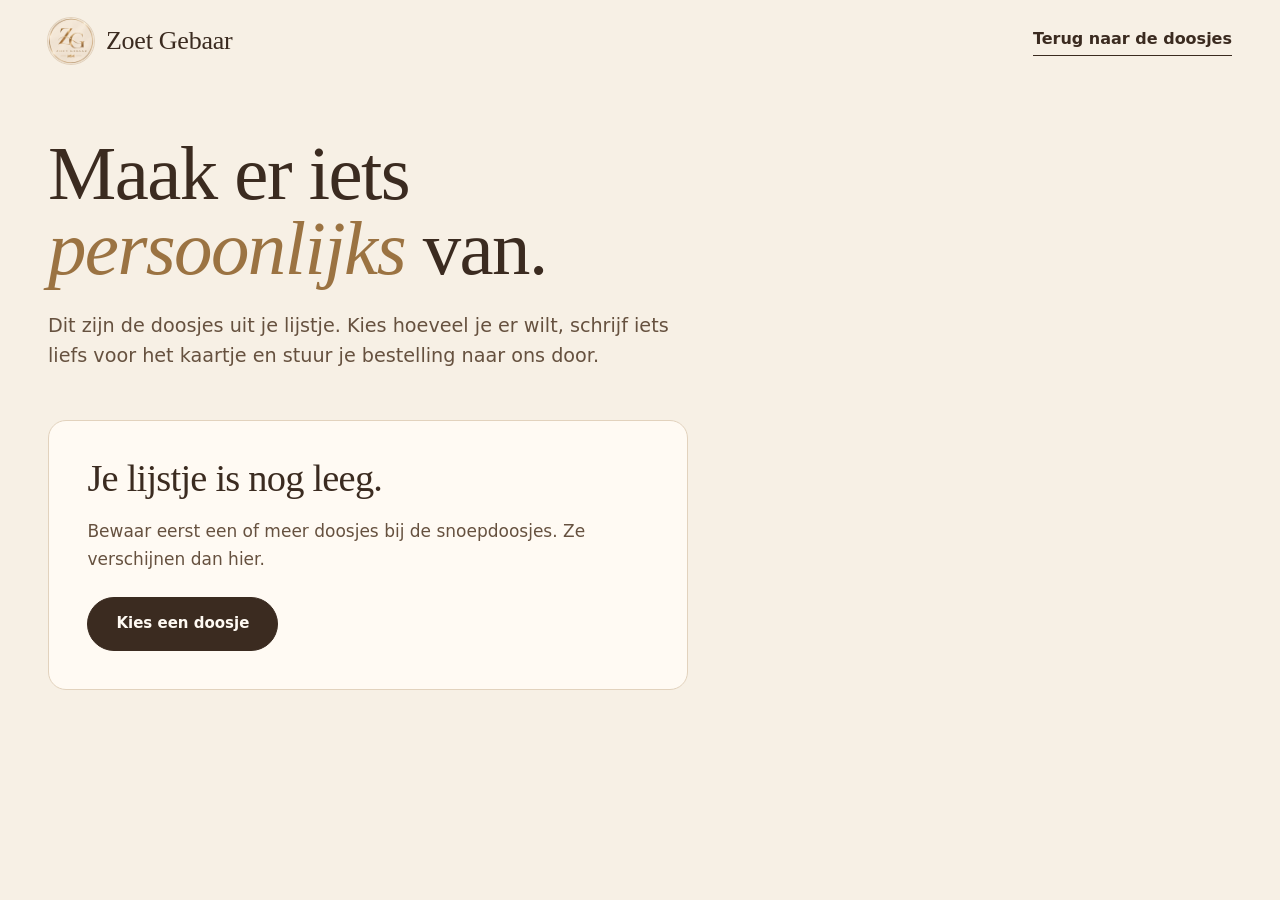
<file: bestellen.html>
<!doctype html>
<html lang="nl">
<head>
  <meta charset="utf-8">
  <meta name="viewport" content="width=device-width, initial-scale=1">
  <meta name="robots" content="noindex, nofollow">
  <meta name="theme-color" content="#f7f0e5">
  <meta http-equiv="Content-Security-Policy" content="default-src 'self'; script-src 'self'; connect-src 'self'; style-src 'self' https://fonts.googleapis.com; font-src https://fonts.gstatic.com; img-src 'self'; object-src 'none'; base-uri 'self'; form-action 'none'">
  <title>Je bestelling | Zoet Gebaar</title>
  <link rel="icon" href="favicon.png" type="image/png">
  <link rel="stylesheet" href="styles.css?v=20261126-2">
  <link rel="stylesheet" href="workspace.css?v=20261126-2">
</head>
<body class="workspace">
  <a class="skip-link" href="#main">Ga naar inhoud</a>
  <header class="site-header"><div class="nav wrap"><a class="brand" href="index.html?v=20261126-2" aria-label="Zoet Gebaar, naar de startpagina"><img class="brand-logo" src="assets/logo.jpg" alt="" width="46" height="46"><span class="brand-name">Zoet Gebaar</span></a><a class="text-link" href="webshop.html?v=20261126-2">Terug naar de doosjes</a></div></header>
  <main id="main" class="wrap workspace-main">
    <section class="order-intro"><h1>Maak er iets <em>persoonlijks</em> van.</h1><p class="lede">Dit zijn de doosjes uit je lijstje. Kies hoeveel je er wilt, schrijf iets liefs voor het kaartje en stuur je bestelling naar ons door.</p></section>
    <p id="order-load-status" role="status">De doosjes worden geladen.</p>
    <noscript><p>Schakel JavaScript in om je bestelling samen te stellen, of mail ons via info@zoetgebaar.be.</p></noscript>
    <section id="order-empty" class="workspace-panel" hidden><h2>Je lijstje is nog leeg.</h2><p>Bewaar eerst een of meer doosjes bij de snoepdoosjes. Ze verschijnen dan hier.</p><a class="btn" href="webshop.html?v=20261126-2">Kies een doosje</a></section>
    <form id="order-form" class="order-layout" novalidate hidden>
      <div>
        <section class="workspace-panel order-step"><h2>Jouw doosjes</h2><div id="order-products"></div><div class="order-actions"><a class="text-link" href="webshop.html?v=20261126-2">Nog een doosje toevoegen</a><button id="clear-list" class="btn btn-outline" type="button">Lijstje leegmaken</button></div></section>
        <section class="workspace-panel order-step"><h2>Het kaartje</h2><div class="field"><label for="gift-message">Jouw boodschap <span class="optional">(optioneel, max. 200 tekens)</span></label><textarea id="gift-message" maxlength="200" rows="4" placeholder="Voor jou, omdat jij jij bent."></textarea><p class="field-hint">Deze boodschap geldt voor alle doosjes in deze bestelling.</p></div></section>
        <section class="workspace-panel order-step"><h2>Jouw gegevens</h2>
          <div class="form-grid">
            <div class="field"><label for="order-name">Naam</label><input id="order-name" autocomplete="name" required></div>
            <div class="field"><label for="order-email">Mailadres</label><input id="order-email" type="email" autocomplete="email" required></div>
            <div class="field"><label for="order-phone">Telefoonnummer <span class="optional">(optioneel)</span></label><input id="order-phone" type="tel" autocomplete="tel"></div>
            <div class="field full"><label for="order-pickup">Waar of wanneer wil je afhalen? <span class="optional">(optioneel)</span></label><textarea id="order-pickup" rows="3" maxlength="300"></textarea><p class="field-hint">Je haalt je bestelling af op een van onze verkoopmomenten. <a href="index.html?v=20261126-2#agenda">Bekijk de agenda.</a></p></div>
          </div>
          <input type="text" id="order-honey" tabindex="-1" autocomplete="off" aria-hidden="true" class="honey">
        </section>
      </div>
      <aside class="workspace-panel order-summary" aria-label="Besteloverzicht"><h2>Overzicht</h2><div id="summary-items"></div><div id="summary-total" class="summary-row summary-total" aria-live="polite"></div><p id="price-note" class="field-hint"></p><p id="summary-message" class="summary-message" hidden></p><p class="field-hint">We bevestigen je bestelling eerst per mail. Daarin spreken we ook het afhalen en betalen af.</p><button id="review-order" class="btn" type="submit" disabled>Bestelling versturen</button><p id="order-error" class="field-error" role="alert" hidden></p><div id="order-confirmation" class="order-confirmation" role="status" tabindex="-1" hidden><h3>Bedankt, je bestelling is verstuurd.</h3><p>We bekijken ze zo snel mogelijk en bevestigen per mail waar en wanneer je ze kunt afhalen.</p></div></aside>
    </form>
  </main>
  <script src="content.js?v=20261126-2"></script><script src="order.js?v=20261126-2"></script>
</body>
</html>
</file>
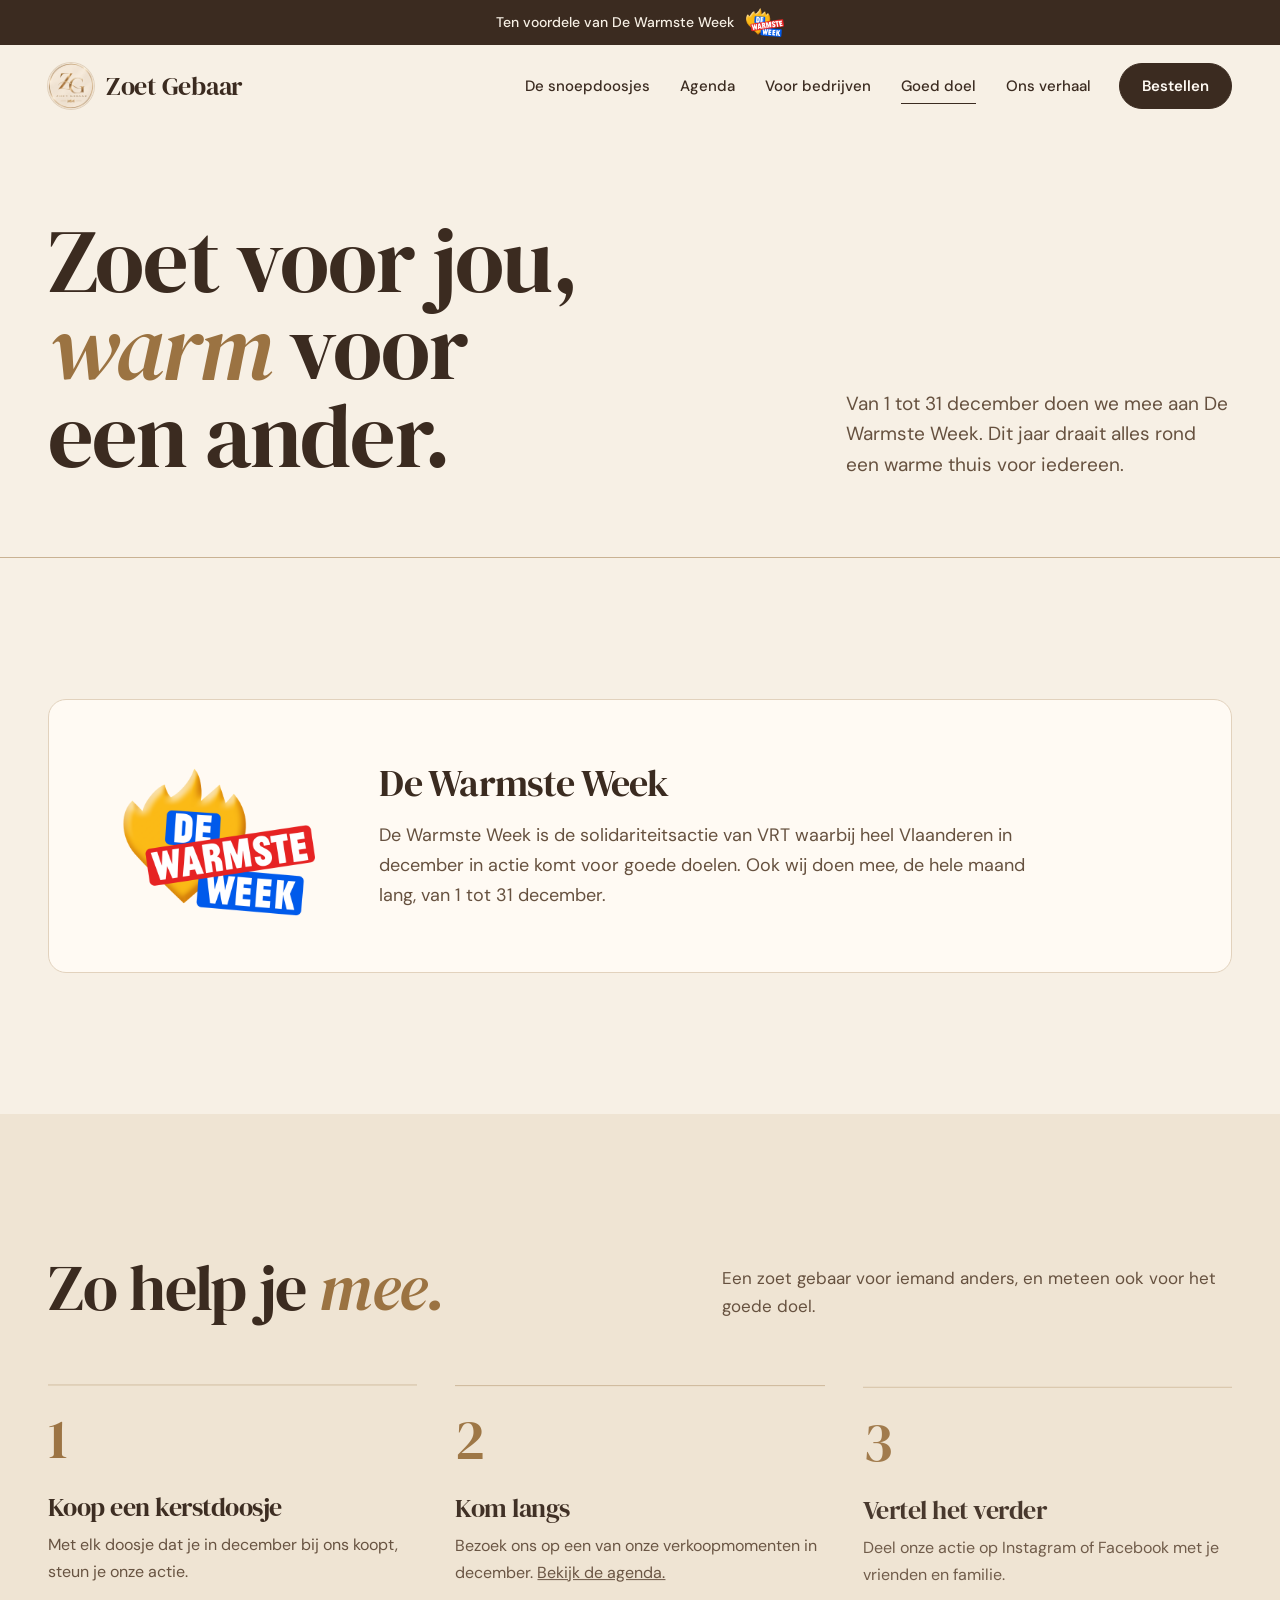
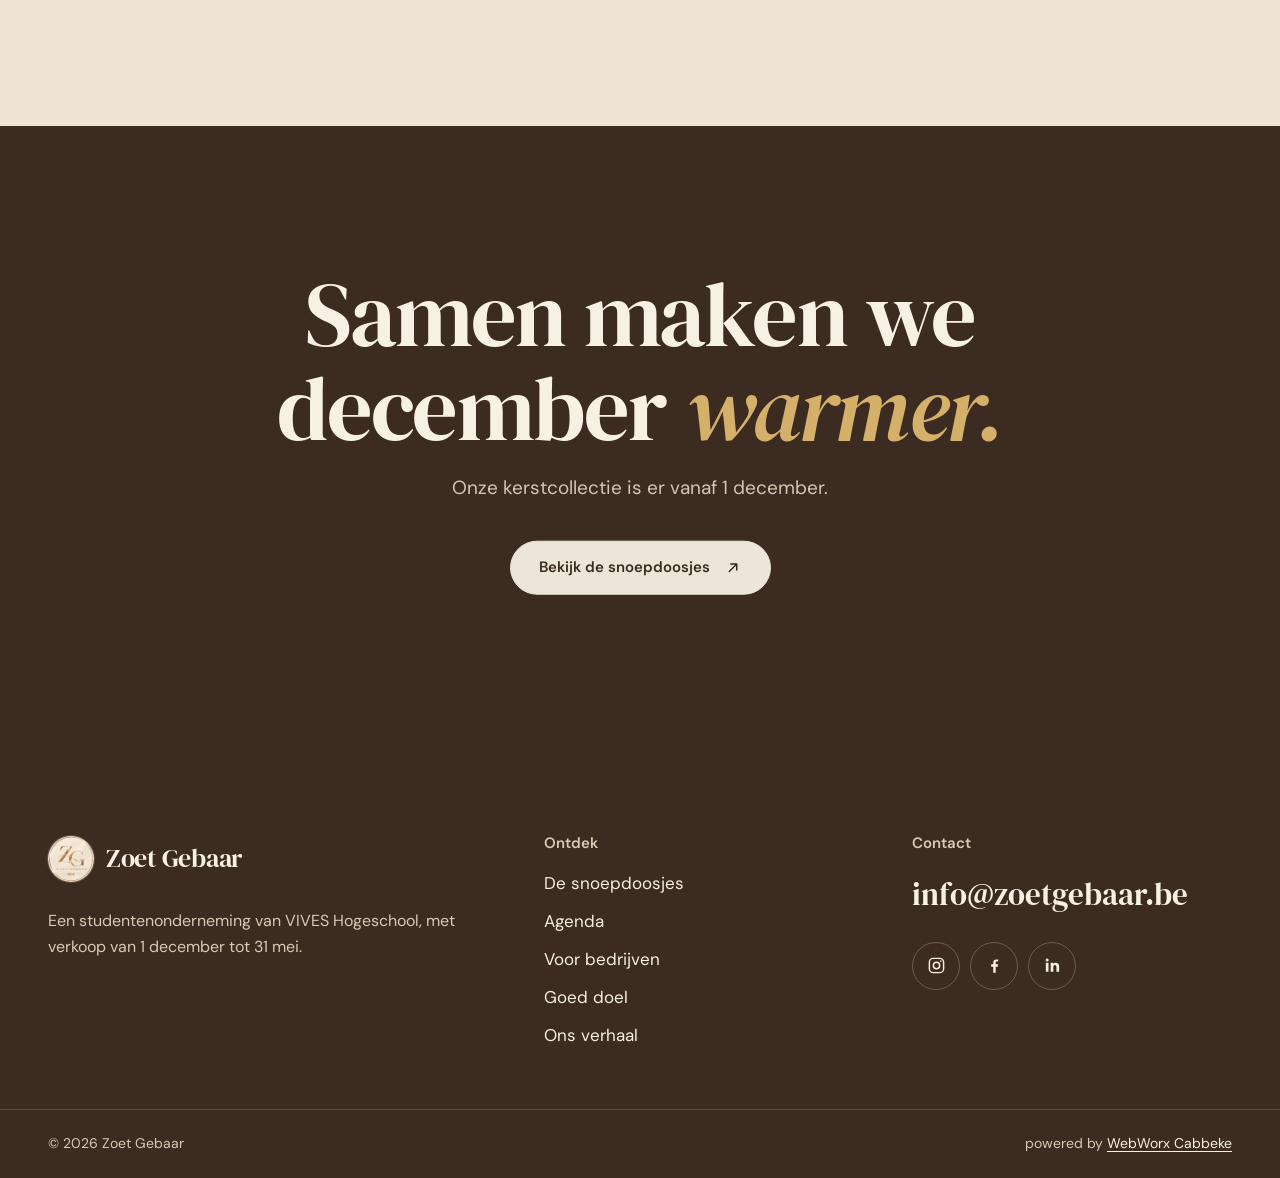
<file: goed-doel.html>
<!doctype html>
<html lang="nl">
<head>
<meta charset="utf-8">
<meta name="viewport" content="width=device-width, initial-scale=1">
<meta name="theme-color" content="#f7f0e5">
<meta name="description" content="Van 1 tot 31 december doet Zoet Gebaar mee aan De Warmste Week, dit jaar voor een warme thuis voor iedereen.">
<title>Goed doel | Zoet Gebaar</title>
<link rel="icon" href="favicon.png" type="image/png">
<link rel="preconnect" href="https://fonts.googleapis.com">
<link rel="preconnect" href="https://fonts.gstatic.com" crossorigin>
<link rel="stylesheet" href="styles.css?v=20261126-2">
<script>if(!matchMedia('(prefers-reduced-motion: reduce)').matches){document.documentElement.classList.add('has-motion');setTimeout(function(){if(!window.__zoetMotion)document.documentElement.classList.remove('has-motion')},2500)}</script>
</head>
<body>
<a class="skip-link" href="#main">Ga naar inhoud</a>
<div class="announcement"><a href="https://www.vrt.be/nl/de-warmste-week" target="_blank" rel="noopener"><p>Ten voordele van De Warmste Week</p><img src="assets/logo-de-warmste-week-klein.png" alt="" width="38" height="29"></a></div>
<header class="site-header"><div class="nav wrap"><a class="brand" href="index.html?v=20261126-2" aria-label="Zoet Gebaar, naar de startpagina"><img class="brand-logo" src="assets/logo.jpg" alt="" width="46" height="46"><span class="brand-name">Zoet Gebaar</span></a><nav class="links" id="main-nav" aria-label="Hoofdnavigatie"><a href="webshop.html?v=20261126-2">De snoepdoosjes</a><a href="index.html?v=20261126-2#agenda">Agenda</a><a href="bedrijven.html?v=20261126-2">Voor bedrijven</a><a href="goed-doel.html?v=20261126-2" aria-current="page">Goed doel</a><a href="over-ons.html?v=20261126-2">Ons verhaal</a></nav><a class="btn nav-cta" href="webshop.html?v=20261126-2">Bestellen</a><button class="menu-toggle" type="button" aria-label="Menu openen" aria-controls="main-nav" aria-expanded="false"><span></span><span></span></button></div></header>
<main id="main">
  <section class="wrap page-hero" data-hero>
    <h1 data-split>Zoet voor jou, <em>warm</em> voor een ander.</h1>
    <p class="lede" data-hero-item>Van 1 tot 31 december doen we mee aan De Warmste Week. Dit jaar draait alles rond een warme thuis voor iedereen.</p>
  </section>

  <section class="section wrap">
    <article class="info-block wide" data-reveal>
      <img class="partner-logo on-paper" src="assets/logo-de-warmste-week.png" alt="Logo De Warmste Week" width="1200" height="948" hidden data-optional-logo>
      <div>
        <h3>De Warmste Week</h3>
        <p>De Warmste Week is de solidariteitsactie van VRT waarbij heel Vlaanderen in december in actie komt voor goede doelen. Ook wij doen mee, de hele maand lang, van 1 tot 31 december.</p>
      </div>
    </article>
  </section>

  <section class="section section-tint">
    <div class="wrap">
      <div class="section-head">
        <h2 data-split>Zo help je <em>mee.</em></h2>
        <p data-reveal>Een zoet gebaar voor iemand anders, en meteen ook voor het goede doel.</p>
      </div>
      <div class="steps steps-3">
        <div class="step" data-reveal><h3>Koop een kerstdoosje</h3><p>Met elk doosje dat je in december bij ons koopt, steun je onze actie.</p></div>
        <div class="step" data-reveal><h3>Kom langs</h3><p>Bezoek ons op een van onze verkoopmomenten in december. <a href="index.html?v=20261126-2#agenda">Bekijk de agenda.</a></p></div>
        <div class="step" data-reveal><h3>Vertel het verder</h3><p>Deel onze actie op Instagram of Facebook met je vrienden en familie.</p></div>
      </div>
    </div>
  </section>

  <section class="section band">
    <div class="wrap closing">
      <h2 data-split>Samen maken we december <em>warmer.</em></h2>
      <p data-reveal>Onze kerstcollectie is er vanaf 1 december.</p>
      <div class="button-row" data-reveal><a class="btn btn-light" href="webshop.html?v=20261126-2">Bekijk de snoepdoosjes <svg class="icon" viewBox="0 0 24 24" aria-hidden="true"><path d="M7 17 17 7M9 7h8v8" fill="none" stroke="currentColor" stroke-width="2" stroke-linecap="round" stroke-linejoin="round"/></svg></a></div>
    </div>
  </section>
</main>
<footer class="footer">
  <div class="wrap footer-grid">
    <div class="footer-brand"><a class="brand" href="index.html?v=20261126-2"><img class="brand-logo" src="assets/logo.jpg" alt="" width="46" height="46" loading="lazy"><span class="brand-name">Zoet Gebaar</span></a><p>Een studentenonderneming van VIVES Hogeschool, met verkoop van 1 december tot 31 mei.</p></div>
    <div><h2 class="footer-title">Ontdek</h2><nav class="footer-links" aria-label="Footernavigatie"><a href="webshop.html?v=20261126-2">De snoepdoosjes</a><a href="index.html?v=20261126-2#agenda">Agenda</a><a href="bedrijven.html?v=20261126-2">Voor bedrijven</a><a href="goed-doel.html?v=20261126-2">Goed doel</a><a href="over-ons.html?v=20261126-2">Ons verhaal</a></nav></div>
    <div><h2 class="footer-title">Contact</h2><a class="footer-mail" href="mailto:info@zoetgebaar.be">info@zoetgebaar.be</a><div class="socials"><a href="https://www.instagram.com/zoet.gebaar/" target="_blank" rel="noopener" aria-label="Zoet Gebaar op Instagram"><svg viewBox="0 0 24 24" fill="none" stroke="currentColor" stroke-width="1.8" aria-hidden="true"><rect x="3" y="3" width="18" height="18" rx="5"/><circle cx="12" cy="12" r="4"/><circle cx="17.5" cy="6.5" r="1" fill="currentColor" stroke="none"/></svg></a><a href="https://www.facebook.com/share/1DzBTi725m/" target="_blank" rel="noopener" aria-label="Zoet Gebaar op Facebook"><svg viewBox="0 0 24 24" fill="currentColor" aria-hidden="true"><path d="M13.5 21v-7.5h2.6l.4-3h-3V8.6c0-.9.3-1.5 1.5-1.5h1.6V4.4c-.3 0-1.2-.1-2.3-.1-2.3 0-3.9 1.4-3.9 4v2.2H7.8v3h2.6V21z"/></svg></a><a href="https://www.linkedin.com/in/zoet-gebaar-08584644b/" target="_blank" rel="noopener" aria-label="Zoet Gebaar op LinkedIn"><svg viewBox="0 0 24 24" fill="currentColor" aria-hidden="true"><path d="M6.94 8.5H3.56V20h3.38V8.5ZM5.25 3a1.97 1.97 0 1 0 0 3.94 1.97 1.97 0 0 0 0-3.94ZM20.44 13.4c0-3.1-1.66-4.9-4.33-4.9-1.6 0-2.62.86-3.06 1.6V8.5H9.7V20h3.36v-6.1c0-1.6.6-2.6 1.94-2.6 1.3 0 1.98.92 1.98 2.6V20h3.46v-6.6Z"/></svg></a></div></div>
  </div>
  <div class="wrap footer-bottom"><span>© 2026 Zoet Gebaar</span><span>powered by <a href="https://webworxcabbeke.be" target="_blank" rel="noopener">WebWorx Cabbeke</a></span></div>
</footer>
<script src="assets/vendor/gsap.min.js?v=20261126-2"></script>
<script src="assets/vendor/ScrollTrigger.min.js?v=20261126-2"></script>
<script src="assets/vendor/SplitText.min.js?v=20261126-2"></script>
<script src="content.js?v=20261126-2"></script>
<script src="site.js?v=20261126-2"></script>
<script src="motion.js?v=20261126-2"></script>
</body>
</html>
</file>
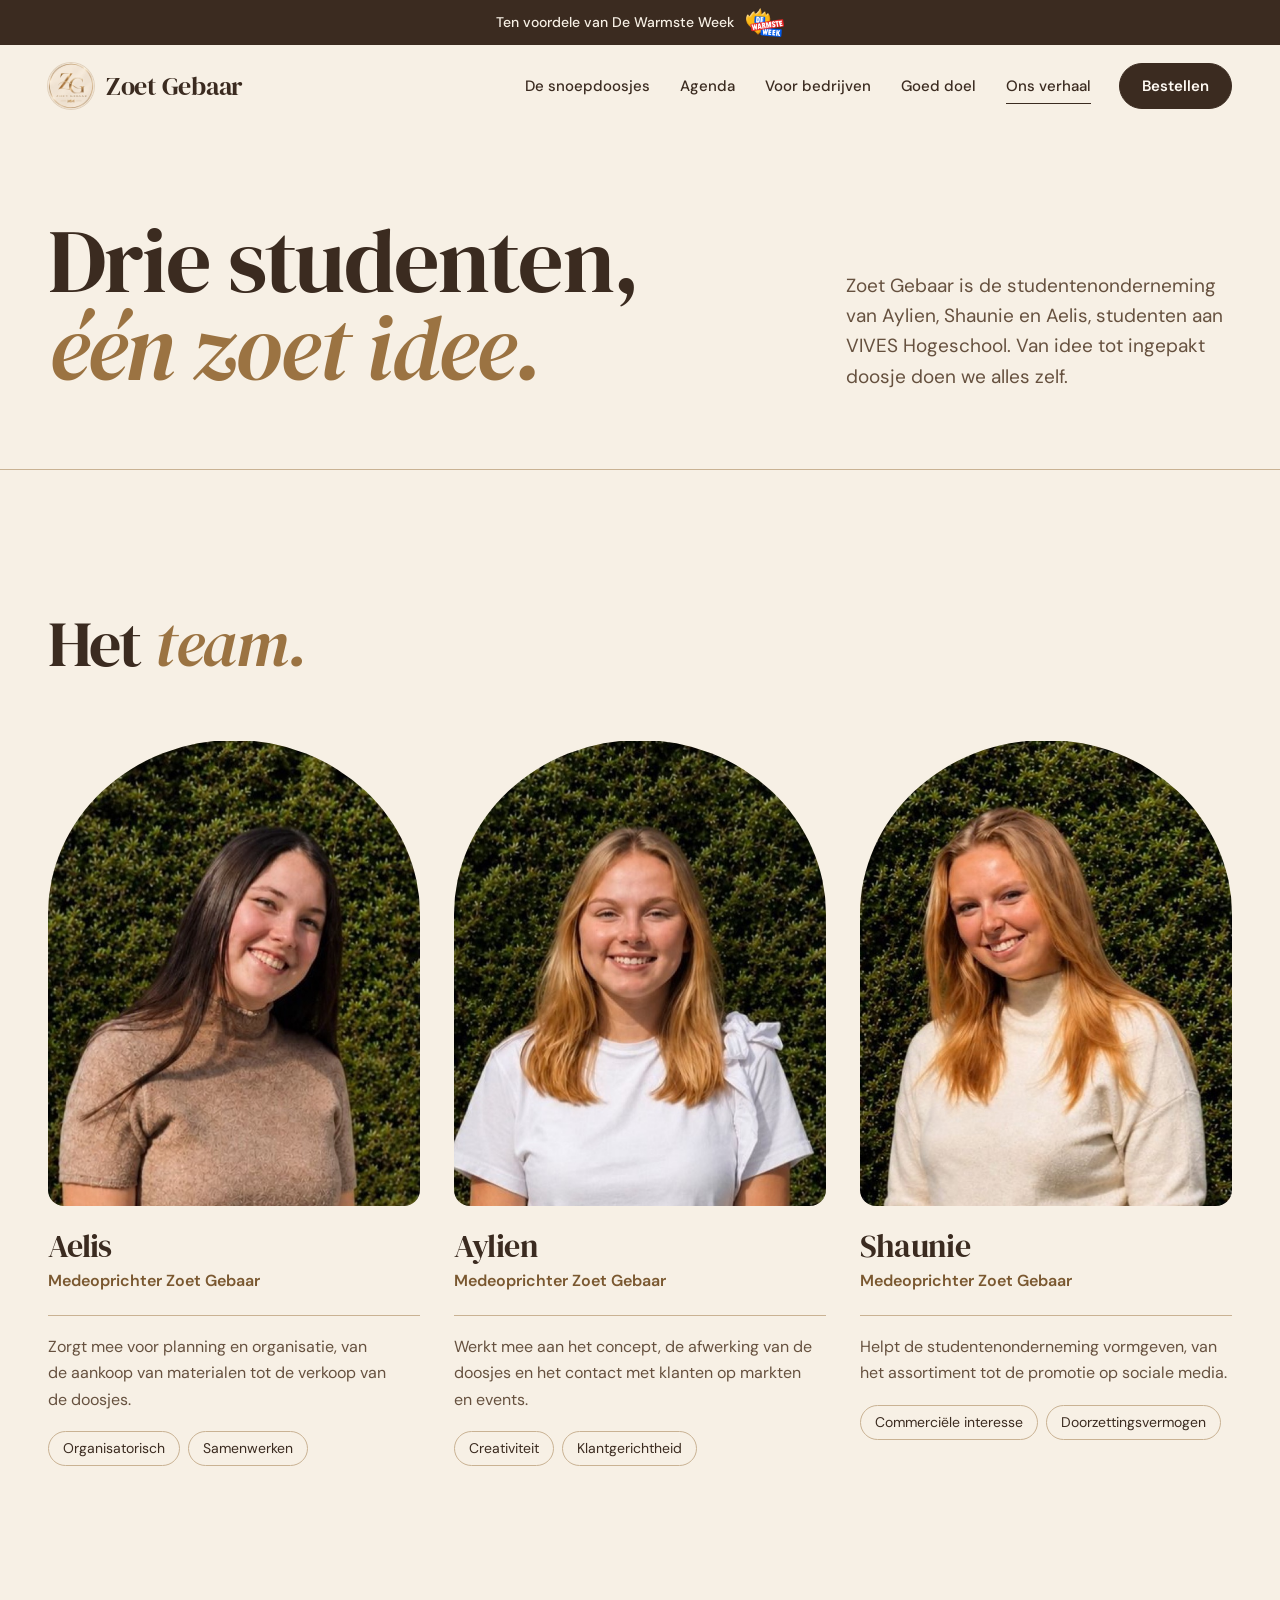
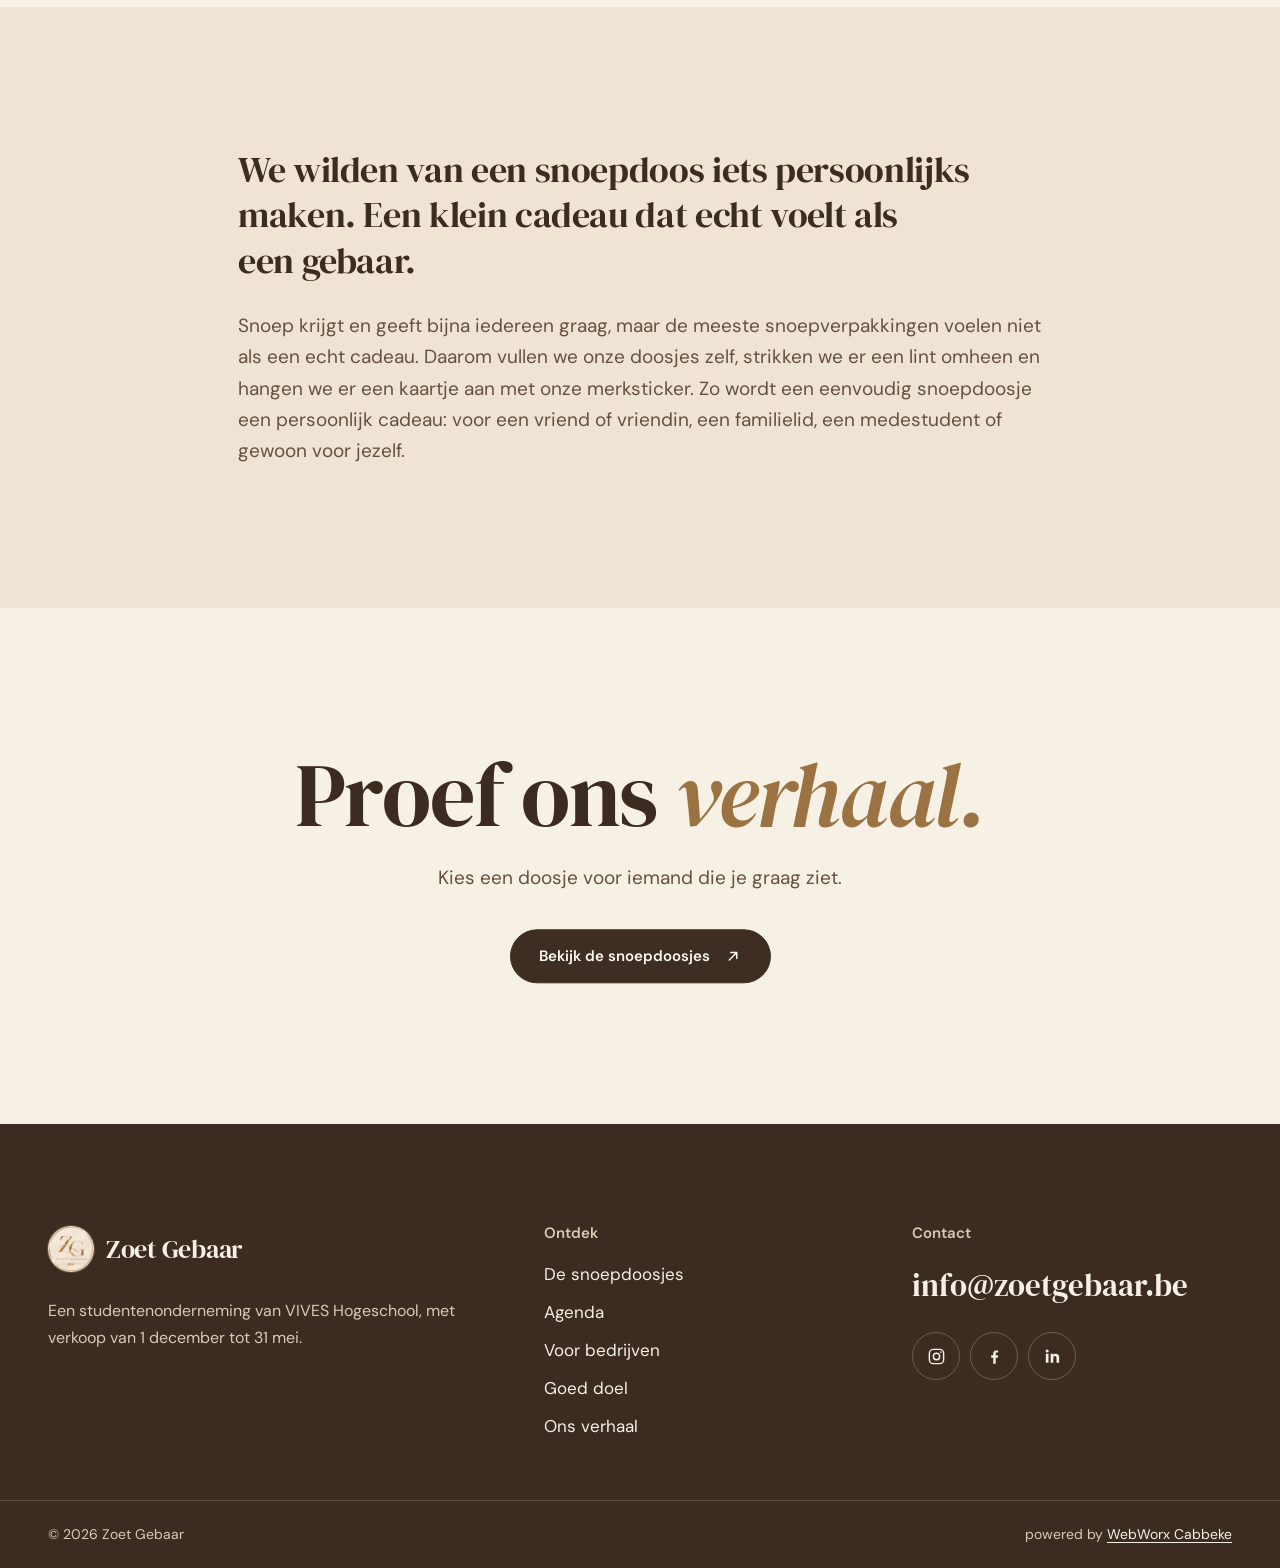
<file: over-ons.html>
<!doctype html>
<html lang="nl">
<head>
<meta charset="utf-8">
<meta name="viewport" content="width=device-width, initial-scale=1">
<meta name="theme-color" content="#f7f0e5">
<meta name="description" content="Zoet Gebaar is de studentenonderneming van Aylien, Shaunie en Aelis, studenten aan VIVES Hogeschool. Lees ons verhaal en leer het team kennen.">
<title>Ons verhaal | Zoet Gebaar</title>
<link rel="icon" href="favicon.png" type="image/png">
<link rel="preconnect" href="https://fonts.googleapis.com">
<link rel="preconnect" href="https://fonts.gstatic.com" crossorigin>
<link rel="stylesheet" href="styles.css?v=20261126-2">
<script>if(!matchMedia('(prefers-reduced-motion: reduce)').matches){document.documentElement.classList.add('has-motion');setTimeout(function(){if(!window.__zoetMotion)document.documentElement.classList.remove('has-motion')},2500)}</script>
</head>
<body>
<a class="skip-link" href="#main">Ga naar inhoud</a>
<div class="announcement"><a href="https://www.vrt.be/nl/de-warmste-week" target="_blank" rel="noopener"><p>Ten voordele van De Warmste Week</p><img src="assets/logo-de-warmste-week-klein.png" alt="" width="38" height="29"></a></div>
<header class="site-header"><div class="nav wrap"><a class="brand" href="index.html?v=20261126-2" aria-label="Zoet Gebaar, naar de startpagina"><img class="brand-logo" src="assets/logo.jpg" alt="" width="46" height="46"><span class="brand-name">Zoet Gebaar</span></a><nav class="links" id="main-nav" aria-label="Hoofdnavigatie"><a href="webshop.html?v=20261126-2">De snoepdoosjes</a><a href="index.html?v=20261126-2#agenda">Agenda</a><a href="bedrijven.html?v=20261126-2">Voor bedrijven</a><a href="goed-doel.html?v=20261126-2">Goed doel</a><a href="over-ons.html?v=20261126-2" aria-current="page">Ons verhaal</a></nav><a class="btn nav-cta" href="webshop.html?v=20261126-2">Bestellen</a><button class="menu-toggle" type="button" aria-label="Menu openen" aria-controls="main-nav" aria-expanded="false"><span></span><span></span></button></div></header>
<main id="main">
  <section class="wrap page-hero" data-hero>
    <h1 data-split>Drie studenten, <em>één zoet idee.</em></h1>
    <p class="lede" data-hero-item>Zoet Gebaar is de studentenonderneming van Aylien, Shaunie en Aelis, studenten aan VIVES Hogeschool. Van idee tot ingepakt doosje doen we alles zelf.</p>
  </section>

  <section class="section wrap" id="team">
    <div class="section-head stacked">
      <h2 data-split>Het <em>team.</em></h2>
    </div>
    <div class="founder-grid">
      <article class="founder" data-reveal>
        <div class="media" data-clip><img src="assets/team-aelis.jpg" alt="Portret van Aelis" width="640" height="800" loading="lazy"></div>
        <div class="founder-caption"><h3>Aelis</h3><p class="founder-role">Medeoprichter Zoet Gebaar</p></div>
        <p>Zorgt mee voor planning en organisatie, van de aankoop van materialen tot de verkoop van de doosjes.</p>
        <div class="tag-list"><span>Organisatorisch</span><span>Samenwerken</span></div>
      </article>
      <article class="founder" data-reveal>
        <div class="media" data-clip><img src="assets/team-aylien.jpg" alt="Portret van Aylien" width="640" height="800" loading="lazy"></div>
        <div class="founder-caption"><h3>Aylien</h3><p class="founder-role">Medeoprichter Zoet Gebaar</p></div>
        <p>Werkt mee aan het concept, de afwerking van de doosjes en het contact met klanten op markten en events.</p>
        <div class="tag-list"><span>Creativiteit</span><span>Klantgerichtheid</span></div>
      </article>
      <article class="founder" data-reveal>
        <div class="media" data-clip><img src="assets/team-shaunie.jpg" alt="Portret van Shaunie" width="640" height="800" loading="lazy"></div>
        <div class="founder-caption"><h3>Shaunie</h3><p class="founder-role">Medeoprichter Zoet Gebaar</p></div>
        <p>Helpt de studentenonderneming vormgeven, van het assortiment tot de promotie op sociale media.</p>
        <div class="tag-list"><span>Commerciële interesse</span><span>Doorzettingsvermogen</span></div>
      </article>
    </div>
  </section>

  <section class="section section-tint" id="verhaal">
    <div class="wrap story-text">
      <p data-split>We wilden van een snoepdoos iets persoonlijks maken. Een klein cadeau dat echt voelt als een gebaar.</p>
      <p data-reveal>Snoep krijgt en geeft bijna iedereen graag, maar de meeste snoepverpakkingen voelen niet als een echt cadeau. Daarom vullen we onze doosjes zelf, strikken we er een lint omheen en hangen we er een kaartje aan met onze merksticker. Zo wordt een eenvoudig snoepdoosje een persoonlijk cadeau: voor een vriend of vriendin, een familielid, een medestudent of gewoon voor jezelf.</p>
    </div>
  </section>

  <section class="section wrap closing">
    <h2 data-split>Proef ons <em>verhaal.</em></h2>
    <p data-reveal>Kies een doosje voor iemand die je graag ziet.</p>
    <div class="button-row" data-reveal><a class="btn" href="webshop.html?v=20261126-2">Bekijk de snoepdoosjes <svg class="icon" viewBox="0 0 24 24" aria-hidden="true"><path d="M7 17 17 7M9 7h8v8" fill="none" stroke="currentColor" stroke-width="2" stroke-linecap="round" stroke-linejoin="round"/></svg></a></div>
  </section>
</main>
<footer class="footer">
  <div class="wrap footer-grid">
    <div class="footer-brand"><a class="brand" href="index.html?v=20261126-2"><img class="brand-logo" src="assets/logo.jpg" alt="" width="46" height="46" loading="lazy"><span class="brand-name">Zoet Gebaar</span></a><p>Een studentenonderneming van VIVES Hogeschool, met verkoop van 1 december tot 31 mei.</p></div>
    <div><h2 class="footer-title">Ontdek</h2><nav class="footer-links" aria-label="Footernavigatie"><a href="webshop.html?v=20261126-2">De snoepdoosjes</a><a href="index.html?v=20261126-2#agenda">Agenda</a><a href="bedrijven.html?v=20261126-2">Voor bedrijven</a><a href="goed-doel.html?v=20261126-2">Goed doel</a><a href="over-ons.html?v=20261126-2">Ons verhaal</a></nav></div>
    <div><h2 class="footer-title">Contact</h2><a class="footer-mail" href="mailto:info@zoetgebaar.be">info@zoetgebaar.be</a><div class="socials"><a href="https://www.instagram.com/zoet.gebaar/" target="_blank" rel="noopener" aria-label="Zoet Gebaar op Instagram"><svg viewBox="0 0 24 24" fill="none" stroke="currentColor" stroke-width="1.8" aria-hidden="true"><rect x="3" y="3" width="18" height="18" rx="5"/><circle cx="12" cy="12" r="4"/><circle cx="17.5" cy="6.5" r="1" fill="currentColor" stroke="none"/></svg></a><a href="https://www.facebook.com/share/1DzBTi725m/" target="_blank" rel="noopener" aria-label="Zoet Gebaar op Facebook"><svg viewBox="0 0 24 24" fill="currentColor" aria-hidden="true"><path d="M13.5 21v-7.5h2.6l.4-3h-3V8.6c0-.9.3-1.5 1.5-1.5h1.6V4.4c-.3 0-1.2-.1-2.3-.1-2.3 0-3.9 1.4-3.9 4v2.2H7.8v3h2.6V21z"/></svg></a><a href="https://www.linkedin.com/in/zoet-gebaar-08584644b/" target="_blank" rel="noopener" aria-label="Zoet Gebaar op LinkedIn"><svg viewBox="0 0 24 24" fill="currentColor" aria-hidden="true"><path d="M6.94 8.5H3.56V20h3.38V8.5ZM5.25 3a1.97 1.97 0 1 0 0 3.94 1.97 1.97 0 0 0 0-3.94ZM20.44 13.4c0-3.1-1.66-4.9-4.33-4.9-1.6 0-2.62.86-3.06 1.6V8.5H9.7V20h3.36v-6.1c0-1.6.6-2.6 1.94-2.6 1.3 0 1.98.92 1.98 2.6V20h3.46v-6.6Z"/></svg></a></div></div>
  </div>
  <div class="wrap footer-bottom"><span>© 2026 Zoet Gebaar</span><span>powered by <a href="https://webworxcabbeke.be" target="_blank" rel="noopener">WebWorx Cabbeke</a></span></div>
</footer>
<script src="assets/vendor/gsap.min.js?v=20261126-2"></script>
<script src="assets/vendor/ScrollTrigger.min.js?v=20261126-2"></script>
<script src="assets/vendor/SplitText.min.js?v=20261126-2"></script>
<script src="content.js?v=20261126-2"></script>
<script src="site.js?v=20261126-2"></script>
<script src="motion.js?v=20261126-2"></script>
</body>
</html>
</file>
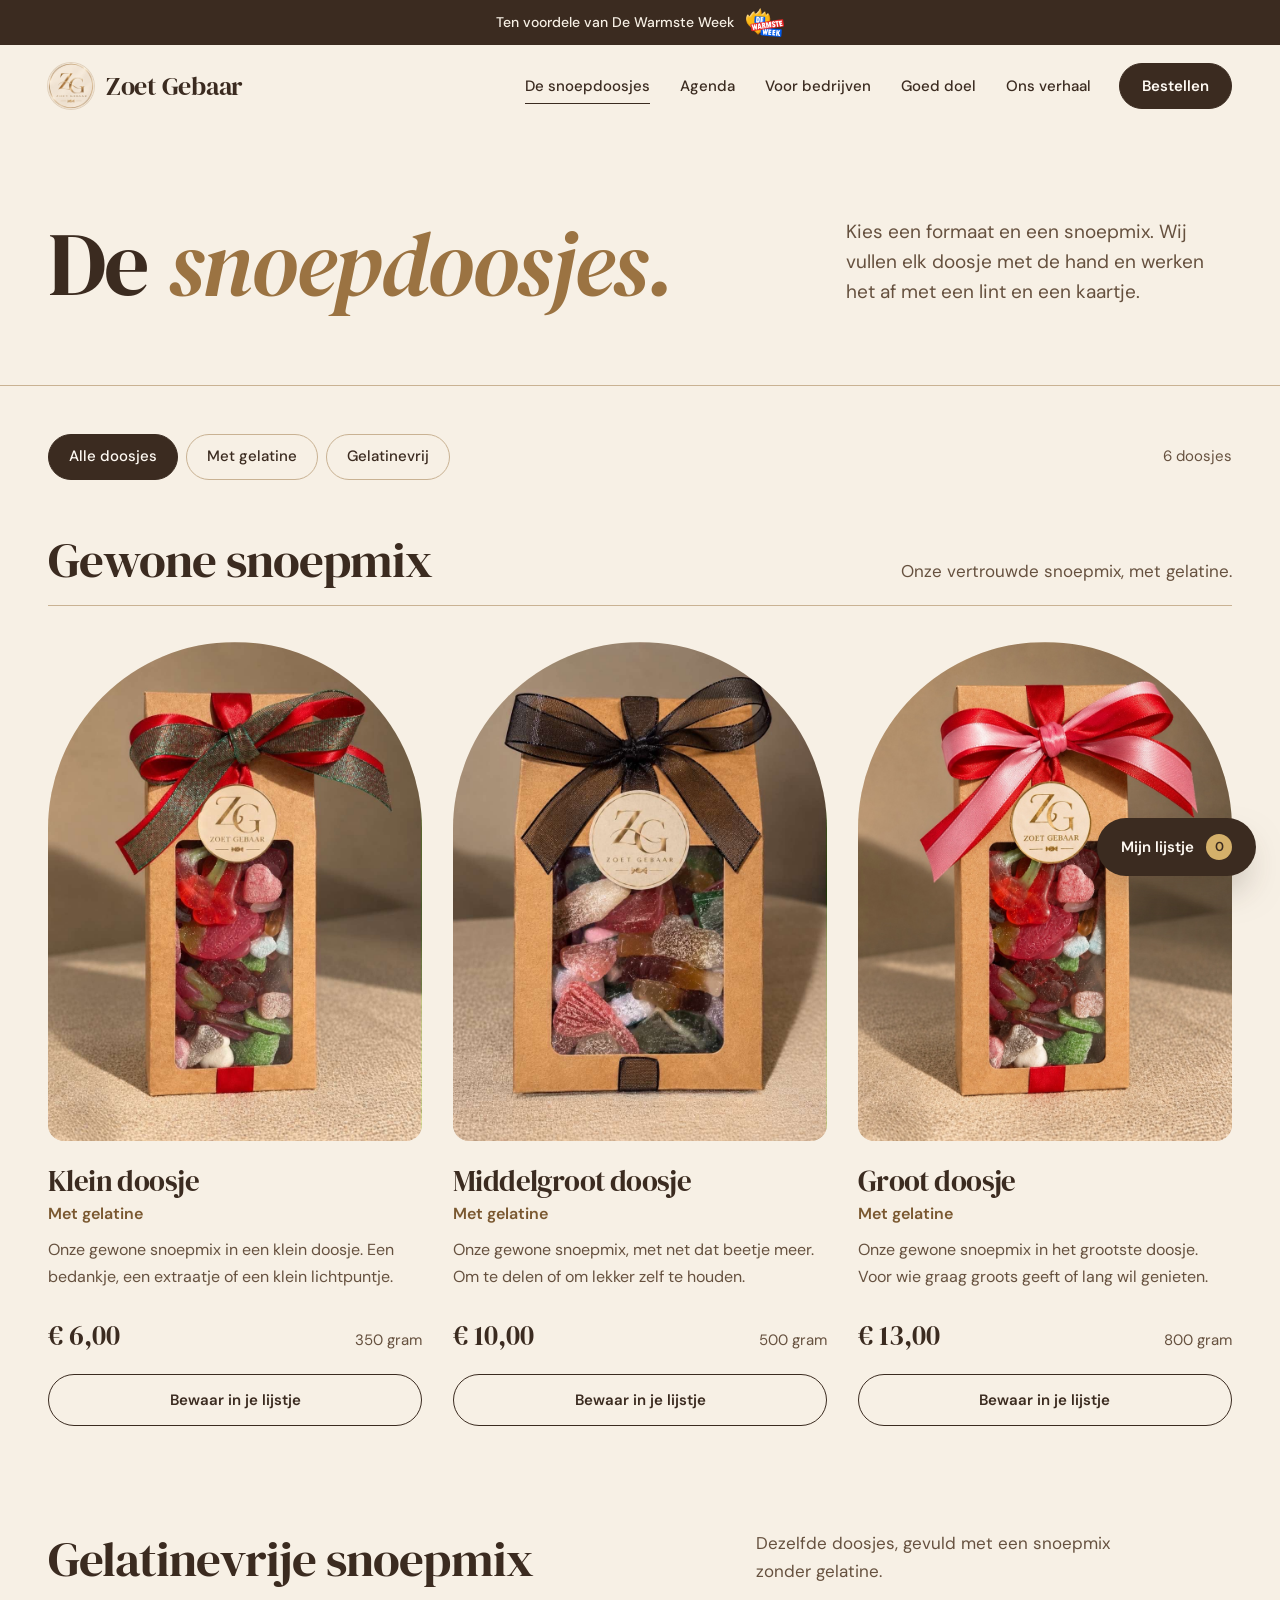
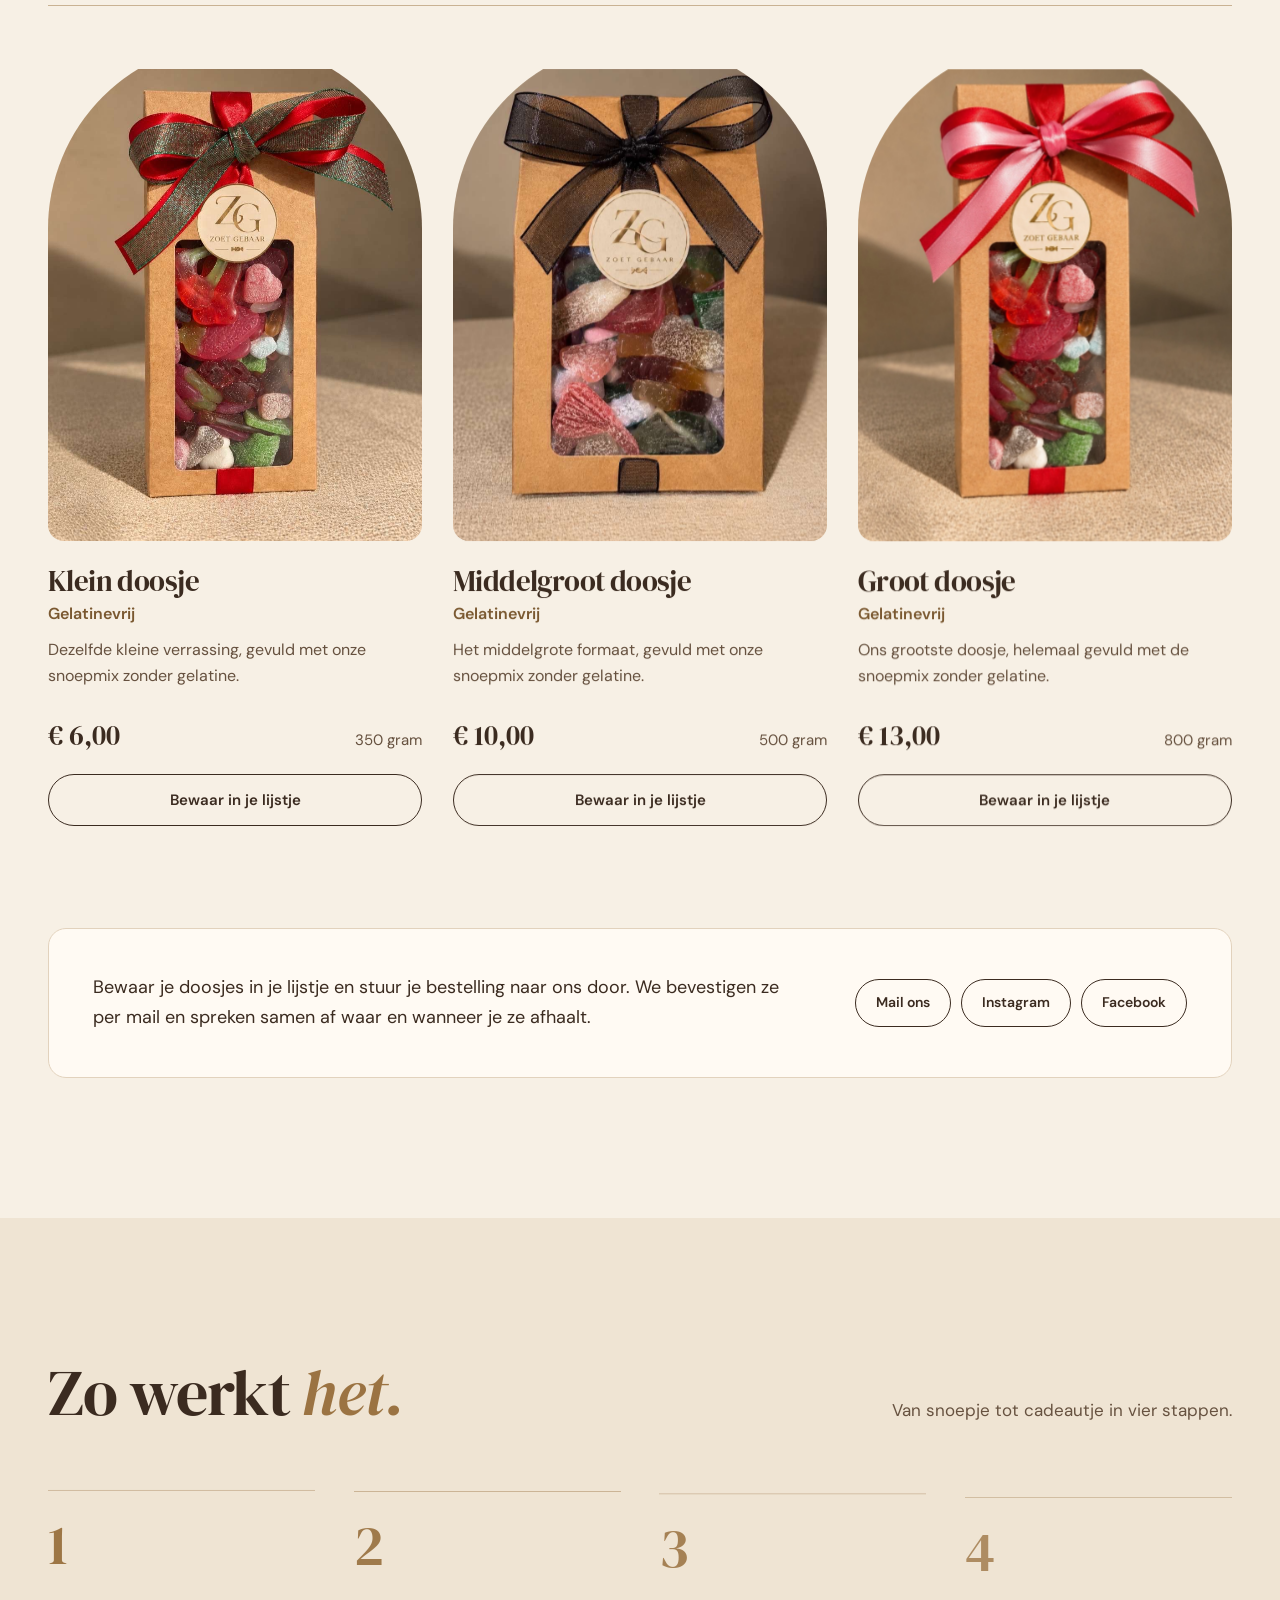
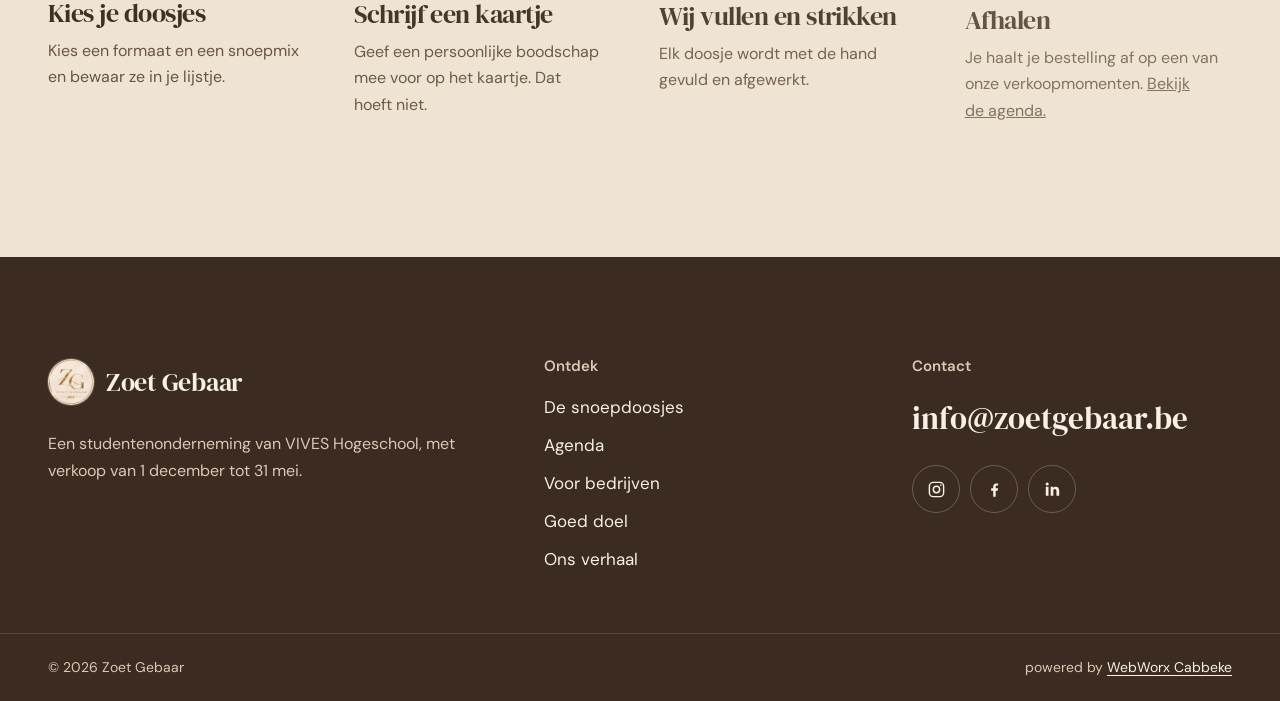
<file: webshop.html>
<!doctype html>
<html lang="nl">
<head>
<meta charset="utf-8">
<meta name="viewport" content="width=device-width, initial-scale=1">
<meta name="theme-color" content="#f7f0e5">
<meta name="description" content="Zes handgevulde snoepdoosjes in drie formaten, met onze gewone snoepmix of gelatinevrij. Bewaar ze in je lijstje en bestel bij Zoet Gebaar.">
<title>De snoepdoosjes | Zoet Gebaar</title>
<link rel="icon" href="favicon.png" type="image/png">
<link rel="preconnect" href="https://fonts.googleapis.com">
<link rel="preconnect" href="https://fonts.gstatic.com" crossorigin>
<link rel="stylesheet" href="styles.css?v=20261126-2">
<script>if(!matchMedia('(prefers-reduced-motion: reduce)').matches){document.documentElement.classList.add('has-motion');setTimeout(function(){if(!window.__zoetMotion)document.documentElement.classList.remove('has-motion')},2500)}</script>
</head>
<body>
<a class="skip-link" href="#main">Ga naar inhoud</a>
<div class="announcement"><a href="https://www.vrt.be/nl/de-warmste-week" target="_blank" rel="noopener"><p>Ten voordele van De Warmste Week</p><img src="assets/logo-de-warmste-week-klein.png" alt="" width="38" height="29"></a></div>
<header class="site-header"><div class="nav wrap"><a class="brand" href="index.html?v=20261126-2" aria-label="Zoet Gebaar, naar de startpagina"><img class="brand-logo" src="assets/logo.jpg" alt="" width="46" height="46"><span class="brand-name">Zoet Gebaar</span></a><nav class="links" id="main-nav" aria-label="Hoofdnavigatie"><a href="webshop.html?v=20261126-2" aria-current="page">De snoepdoosjes</a><a href="index.html?v=20261126-2#agenda">Agenda</a><a href="bedrijven.html?v=20261126-2">Voor bedrijven</a><a href="goed-doel.html?v=20261126-2">Goed doel</a><a href="over-ons.html?v=20261126-2">Ons verhaal</a></nav><a class="btn nav-cta" href="webshop.html?v=20261126-2">Bestellen</a><button class="menu-toggle" type="button" aria-label="Menu openen" aria-controls="main-nav" aria-expanded="false"><span></span><span></span></button></div></header>
<main id="main">
  <section class="wrap page-hero" data-hero>
    <h1 data-split>De <em>snoepdoosjes.</em></h1>
    <p class="lede" data-hero-item>Kies een formaat en een snoepmix. Wij vullen elk doosje met de hand en werken het af met een lint en een kaartje.</p>
  </section>

  <section class="section wrap shop-section" id="assortiment">
    <div class="shop-toolbar">
      <div class="filter-row" role="group" aria-label="Filter op snoepmix">
        <button class="filter-chip" type="button" data-filter="alle" aria-pressed="true">Alle doosjes</button>
        <button class="filter-chip" type="button" data-filter="gewoon" aria-pressed="false">Met gelatine</button>
        <button class="filter-chip" type="button" data-filter="gelatinevrij" aria-pressed="false">Gelatinevrij</button>
      </div>
      <span class="product-count" aria-live="polite">6 doosjes</span>
    </div>

    <div class="shop-group" data-mix="gewoon" id="gewoon">
      <div class="group-head"><h2 data-split>Gewone snoepmix</h2><p data-reveal>Onze vertrouwde snoepmix, met gelatine.</p></div>
      <div class="shop-grid">
        <article class="shop-card" data-mix="gewoon" data-product="klein-gewoon" data-reveal>
          <div class="media" data-clip><img src="assets/doosje-kerst.jpg" alt="Klein snoepdoosje met een rood en groen lint" width="900" height="1200" loading="lazy"></div>
          <h3><span class="name">Klein doosje</span><span class="variant">Met gelatine</span></h3>
          <p class="desc">Onze gewone snoepmix in een klein doosje. Een bedankje, een extraatje of een klein lichtpuntje.</p>
          <div class="price-row"><span class="price">€ 6,00</span><span class="weight">350 gram</span></div>
          <button class="add-btn" type="button" data-added="false">Bewaar in je lijstje</button>
        </article>
        <article class="shop-card" data-mix="gewoon" data-product="middel-gewoon" data-reveal>
          <div class="media" data-clip><img src="assets/doosje-zwart.jpg" alt="Middelgroot snoepdoosje met een zwart lint" width="900" height="1200" loading="lazy"></div>
          <h3><span class="name">Middelgroot doosje</span><span class="variant">Met gelatine</span></h3>
          <p class="desc">Onze gewone snoepmix, met net dat beetje meer. Om te delen of om lekker zelf te houden.</p>
          <div class="price-row"><span class="price">€ 10,00</span><span class="weight">500 gram</span></div>
          <button class="add-btn" type="button" data-added="false">Bewaar in je lijstje</button>
        </article>
        <article class="shop-card" data-mix="gewoon" data-product="groot-gewoon" data-reveal>
          <div class="media" data-clip><img src="assets/doosje-roze.jpg" alt="Groot snoepdoosje met een rood en roze lint" width="900" height="1200" loading="lazy"></div>
          <h3><span class="name">Groot doosje</span><span class="variant">Met gelatine</span></h3>
          <p class="desc">Onze gewone snoepmix in het grootste doosje. Voor wie graag groots geeft of lang wil genieten.</p>
          <div class="price-row"><span class="price">€ 13,00</span><span class="weight">800 gram</span></div>
          <button class="add-btn" type="button" data-added="false">Bewaar in je lijstje</button>
        </article>
      </div>
    </div>

    <div class="shop-group" data-mix="gelatinevrij" id="gelatinevrij">
      <div class="group-head"><h2 data-split>Gelatinevrije snoepmix</h2><p data-reveal>Dezelfde doosjes, gevuld met een snoepmix zonder gelatine.</p></div>
      <div class="shop-grid">
        <article class="shop-card" data-mix="gelatinevrij" data-product="klein-zonder-gelatine" data-reveal>
          <div class="media" data-clip><img src="assets/doosje-kerst.jpg" alt="Klein gelatinevrij snoepdoosje met een rood en groen lint" width="900" height="1200" loading="lazy"></div>
          <h3><span class="name">Klein doosje</span><span class="variant">Gelatinevrij</span></h3>
          <p class="desc">Dezelfde kleine verrassing, gevuld met onze snoepmix zonder gelatine.</p>
          <div class="price-row"><span class="price">€ 6,00</span><span class="weight">350 gram</span></div>
          <button class="add-btn" type="button" data-added="false">Bewaar in je lijstje</button>
        </article>
        <article class="shop-card" data-mix="gelatinevrij" data-product="middel-zonder-gelatine" data-reveal>
          <div class="media" data-clip><img src="assets/doosje-zwart.jpg" alt="Middelgroot gelatinevrij snoepdoosje met een zwart lint" width="900" height="1200" loading="lazy"></div>
          <h3><span class="name">Middelgroot doosje</span><span class="variant">Gelatinevrij</span></h3>
          <p class="desc">Het middelgrote formaat, gevuld met onze snoepmix zonder gelatine.</p>
          <div class="price-row"><span class="price">€ 10,00</span><span class="weight">500 gram</span></div>
          <button class="add-btn" type="button" data-added="false">Bewaar in je lijstje</button>
        </article>
        <article class="shop-card" data-mix="gelatinevrij" data-product="groot-zonder-gelatine" data-reveal>
          <div class="media" data-clip><img src="assets/doosje-roze.jpg" alt="Groot gelatinevrij snoepdoosje met een rood en roze lint" width="900" height="1200" loading="lazy"></div>
          <h3><span class="name">Groot doosje</span><span class="variant">Gelatinevrij</span></h3>
          <p class="desc">Ons grootste doosje, helemaal gevuld met de snoepmix zonder gelatine.</p>
          <div class="price-row"><span class="price">€ 13,00</span><span class="weight">800 gram</span></div>
          <button class="add-btn" type="button" data-added="false">Bewaar in je lijstje</button>
        </article>
      </div>
    </div>

    <div class="info-card" data-reveal>
      <p data-shop-note>Bewaar je doosjes in je lijstje en stuur je bestelling naar ons door. We bevestigen ze per mail en spreken samen af waar en wanneer je ze afhaalt.</p>
      <div class="contact-row">
        <a class="btn btn-outline" href="mailto:info@zoetgebaar.be">Mail ons</a>
        <a class="btn btn-outline" href="https://www.instagram.com/zoet.gebaar/" target="_blank" rel="noopener">Instagram</a>
        <a class="btn btn-outline" href="https://www.facebook.com/share/1DzBTi725m/" target="_blank" rel="noopener">Facebook</a>
      </div>
    </div>
  </section>

  <section class="section section-tint" id="zo-werkt-het">
    <div class="wrap">
      <div class="section-head">
        <h2 data-split>Zo werkt <em>het.</em></h2>
        <p data-reveal>Van snoepje tot cadeautje in vier stappen.</p>
      </div>
      <div class="steps">
        <div class="step" data-reveal><h3>Kies je doosjes</h3><p>Kies een formaat en een snoepmix en bewaar ze in je lijstje.</p></div>
        <div class="step" data-reveal><h3>Schrijf een kaartje</h3><p>Geef een persoonlijke boodschap mee voor op het kaartje. Dat hoeft niet.</p></div>
        <div class="step" data-reveal><h3>Wij vullen en strikken</h3><p>Elk doosje wordt met de hand gevuld en afgewerkt.</p></div>
        <div class="step" data-reveal><h3>Afhalen</h3><p>Je haalt je bestelling af op een van onze verkoopmomenten. <a href="index.html?v=20261126-2#agenda">Bekijk de agenda.</a></p></div>
      </div>
    </div>
  </section>
</main>
<a class="cart-pill" href="bestellen.html?v=20261126-2"><span>Mijn lijstje</span><span class="count">0</span></a>
<div class="sr-only" role="status" id="shop-status"></div>
<footer class="footer">
  <div class="wrap footer-grid">
    <div class="footer-brand"><a class="brand" href="index.html?v=20261126-2"><img class="brand-logo" src="assets/logo.jpg" alt="" width="46" height="46" loading="lazy"><span class="brand-name">Zoet Gebaar</span></a><p>Een studentenonderneming van VIVES Hogeschool, met verkoop van 1 december tot 31 mei.</p></div>
    <div><h2 class="footer-title">Ontdek</h2><nav class="footer-links" aria-label="Footernavigatie"><a href="webshop.html?v=20261126-2">De snoepdoosjes</a><a href="index.html?v=20261126-2#agenda">Agenda</a><a href="bedrijven.html?v=20261126-2">Voor bedrijven</a><a href="goed-doel.html?v=20261126-2">Goed doel</a><a href="over-ons.html?v=20261126-2">Ons verhaal</a></nav></div>
    <div><h2 class="footer-title">Contact</h2><a class="footer-mail" href="mailto:info@zoetgebaar.be">info@zoetgebaar.be</a><div class="socials"><a href="https://www.instagram.com/zoet.gebaar/" target="_blank" rel="noopener" aria-label="Zoet Gebaar op Instagram"><svg viewBox="0 0 24 24" fill="none" stroke="currentColor" stroke-width="1.8" aria-hidden="true"><rect x="3" y="3" width="18" height="18" rx="5"/><circle cx="12" cy="12" r="4"/><circle cx="17.5" cy="6.5" r="1" fill="currentColor" stroke="none"/></svg></a><a href="https://www.facebook.com/share/1DzBTi725m/" target="_blank" rel="noopener" aria-label="Zoet Gebaar op Facebook"><svg viewBox="0 0 24 24" fill="currentColor" aria-hidden="true"><path d="M13.5 21v-7.5h2.6l.4-3h-3V8.6c0-.9.3-1.5 1.5-1.5h1.6V4.4c-.3 0-1.2-.1-2.3-.1-2.3 0-3.9 1.4-3.9 4v2.2H7.8v3h2.6V21z"/></svg></a><a href="https://www.linkedin.com/in/zoet-gebaar-08584644b/" target="_blank" rel="noopener" aria-label="Zoet Gebaar op LinkedIn"><svg viewBox="0 0 24 24" fill="currentColor" aria-hidden="true"><path d="M6.94 8.5H3.56V20h3.38V8.5ZM5.25 3a1.97 1.97 0 1 0 0 3.94 1.97 1.97 0 0 0 0-3.94ZM20.44 13.4c0-3.1-1.66-4.9-4.33-4.9-1.6 0-2.62.86-3.06 1.6V8.5H9.7V20h3.36v-6.1c0-1.6.6-2.6 1.94-2.6 1.3 0 1.98.92 1.98 2.6V20h3.46v-6.6Z"/></svg></a></div></div>
  </div>
  <div class="wrap footer-bottom"><span>© 2026 Zoet Gebaar</span><span>powered by <a href="https://webworxcabbeke.be" target="_blank" rel="noopener">WebWorx Cabbeke</a></span></div>
</footer>
<script src="assets/vendor/gsap.min.js?v=20261126-2"></script>
<script src="assets/vendor/ScrollTrigger.min.js?v=20261126-2"></script>
<script src="assets/vendor/SplitText.min.js?v=20261126-2"></script>
<script src="assets/vendor/Flip.min.js?v=20261126-2"></script>
<script src="content.js?v=20261126-2"></script>
<script src="site.js?v=20261126-2"></script>
<script src="motion.js?v=20261126-2"></script>
</body>
</html>
</file>
<file: styles.css>
@import url('https://fonts.googleapis.com/css2?family=DM+Sans:opsz,wght@9..40,400;9..40,500;9..40,600;9..40,700&family=DM+Serif+Display:ital@0;1&display=swap');

/* Zoet Gebaar: warm kraft tones from the boxes, one accent colour, generous type. */
:root {
  --bg: #f7f0e5;
  --paper: #fffaf3;
  --tint: #efe4d3;
  --blush: #f2e1d8;
  --ink: #3b2b20;
  --ink-soft: #66513f;
  --accent: #9b7342;
  --accent-deep: #7a5830;
  --gold: #d4b06a;
  --line: #e2d2bd;
  --line-strong: #c9b293;
  --on-ink: #f7f0e5;
  --on-ink-soft: #d9c9b5;
  --arch: 50% 50% 16px 16px / 37.5% 37.5% 16px 16px;
  --radius: 18px;
  --gutter: clamp(20px, 4vw, 48px);
  --section: clamp(84px, 11vw, 150px);
  --ease: cubic-bezier(.22, 1, .36, 1);
  color-scheme: light;
}

*, *::before, *::after { box-sizing: border-box; }
html { scroll-behavior: smooth; scroll-padding-top: 96px; }
body { margin: 0; background: var(--bg); color: var(--ink); font-family: 'DM Sans', system-ui, sans-serif; font-size: 17px; line-height: 1.65; -webkit-font-smoothing: antialiased; text-rendering: optimizeLegibility; }
img { max-width: 100%; display: block; }
a { color: inherit; }
button, input, select, textarea { font: inherit; color: inherit; }
button { cursor: pointer; }
h1, h2, h3, p, figure { margin: 0; }
h1, h2, h3 { font-family: 'DM Serif Display', Georgia, serif; font-weight: 400; letter-spacing: -.02em; color: var(--ink); text-wrap: balance; }
h1 { font-size: clamp(50px, 7.6vw, 112px); line-height: .98; }
h2 { font-size: clamp(38px, 5vw, 68px); line-height: 1.02; }
h3 { font-size: clamp(24px, 2vw, 29px); line-height: 1.15; }
h1 em, h2 em { font-style: italic; color: var(--accent); }
p { color: var(--ink-soft); text-wrap: pretty; }
.lede { font-size: clamp(18px, 1.5vw, 21px); line-height: 1.6; max-width: 34em; }
.wrap { width: 100%; max-width: 1320px; margin-inline: auto; padding-inline: var(--gutter); }
.section { padding-block: var(--section); }
.section-tint { background: var(--tint); }
.sr-only { position: absolute; width: 1px; height: 1px; overflow: hidden; clip-path: inset(50%); white-space: nowrap; }
.skip-link { position: absolute; left: 16px; top: -100px; z-index: 200; padding: 14px 18px; background: var(--paper); border-radius: 10px; }
.skip-link:focus { top: 12px; }
:focus-visible { outline: 3px solid var(--accent); outline-offset: 4px; }
[hidden] { display: none !important; }
.icon { width: 1em; height: 1em; flex-shrink: 0; }

/* Buttons and links */
.btn { display: inline-flex; align-items: center; justify-content: center; gap: 14px; min-height: 54px; padding: 0 28px; border-radius: 100px; border: 1px solid var(--ink); background: var(--ink); color: var(--paper); font-size: 15px; font-weight: 600; text-decoration: none; transition: background .3s var(--ease), color .3s var(--ease), border-color .3s var(--ease); white-space: nowrap; }
.btn:hover { background: var(--accent-deep); border-color: var(--accent-deep); }
.btn .icon { font-size: 18px; transition: transform .4s var(--ease); }
.btn:hover .icon { transform: translate(3px, -3px); }
.btn-outline { background: transparent; color: var(--ink); }
.btn-outline:hover { background: var(--ink); border-color: var(--ink); color: var(--paper); }
.btn-light { background: var(--on-ink); border-color: var(--on-ink); color: var(--ink); }
.btn-light:hover { background: var(--gold); border-color: var(--gold); color: var(--ink); }
.btn:disabled { opacity: .5; cursor: not-allowed; }
.text-link { display: inline-flex; align-items: center; gap: 10px; font-weight: 600; font-size: 16px; text-decoration: none; background: linear-gradient(currentColor, currentColor) 0 100% / 100% 1px no-repeat; padding-bottom: 3px; transition: background-size .4s var(--ease), color .3s; }
.text-link:hover { color: var(--accent-deep); background-size: 0 1px; background-position: 100% 100%; }
.button-row { display: flex; flex-wrap: wrap; align-items: center; gap: 16px 28px; margin-top: 36px; }

/* Announcement and header */
.announcement { background: var(--ink); color: var(--on-ink); display: flex; align-items: center; justify-content: center; gap: 12px; font-size: 14px; font-weight: 500; padding: 8px var(--gutter); }
.announcement img { height: 29px; width: auto; flex-shrink: 0; }
.announcement a { display: inline-flex; align-items: center; gap: 12px; color: inherit; text-decoration: none; }
.announcement p { color: inherit; max-width: none; }
.site-header { position: sticky; top: 0; z-index: 60; background: var(--bg); transition: transform .5s var(--ease), box-shadow .3s; }
.site-header.is-scrolled { box-shadow: 0 1px 0 var(--line); }
.site-header.is-hidden { transform: translateY(-100%); }
.nav { display: flex; align-items: center; gap: 28px; min-height: 82px; }
.brand { display: inline-flex; align-items: center; gap: 12px; text-decoration: none; margin-right: auto; }
.brand-logo { width: 46px; height: 46px; border-radius: 50%; object-fit: cover; box-shadow: 0 0 0 1px var(--line); }
.brand-name { font-family: 'DM Serif Display', Georgia, serif; font-size: 26px; letter-spacing: -.01em; white-space: nowrap; }
.links { display: flex; align-items: center; gap: 30px; }
.links a { position: relative; font-size: 15px; font-weight: 500; text-decoration: none; padding-block: 8px; }
.links a::after { content: ''; position: absolute; left: 0; right: 0; bottom: 2px; height: 1px; background: currentColor; transform: scaleX(0); transform-origin: right; transition: transform .45s var(--ease); }
.links a:hover::after, .links a[aria-current="page"]::after { transform: scaleX(1); transform-origin: left; }
.nav-cta { min-height: 46px; padding: 0 22px; }
.menu-toggle { display: none; width: 48px; height: 48px; border-radius: 50%; border: 1px solid var(--line-strong); background: transparent; flex-direction: column; align-items: center; justify-content: center; gap: 6px; }
.menu-toggle span { width: 18px; height: 1.5px; background: var(--ink); transition: transform .3s var(--ease); }
.menu-toggle[aria-expanded="true"] span:first-child { transform: translateY(3.75px) rotate(45deg); }
.menu-toggle[aria-expanded="true"] span:last-child { transform: translateY(-3.75px) rotate(-45deg); }

/* Hero */
.hero { display: grid; grid-template-columns: minmax(0, 1.08fr) minmax(0, .92fr); gap: clamp(32px, 5vw, 80px); align-items: center; padding-block: clamp(40px, 6vw, 80px) clamp(70px, 9vw, 120px); }
.hero .lede { margin-top: 32px; }
.hero-facts { list-style: none; padding: 0; margin: 44px 0 0; display: flex; flex-wrap: wrap; gap: 12px 28px; font-size: 15px; color: var(--ink-soft); }
.hero-facts li { display: inline-flex; align-items: center; gap: 10px; }
.hero-facts .icon { color: var(--accent); font-size: 18px; }
.hero-art { position: relative; aspect-ratio: 5 / 6; max-width: 560px; width: 100%; justify-self: end; }
.hero-photo { position: absolute; overflow: hidden; border-radius: var(--arch); box-shadow: 0 30px 60px -30px #3b2b2066; background: var(--tint); }
.hero-photo img { width: 100%; height: 100%; object-fit: cover; }
.hero-photo.front { width: 58%; aspect-ratio: 3 / 4; left: 4%; bottom: 0; }
.hero-photo.back { width: 46%; aspect-ratio: 3 / 4; right: 0; top: 0; }

/* Marquee */
.marquee { overflow: hidden; border-block: 1px solid var(--line-strong); background: var(--tint); padding-block: 22px; }
.marquee-track { display: flex; width: max-content; will-change: transform; }
.marquee-group { display: flex; align-items: center; flex-shrink: 0; }
.marquee-item { display: inline-flex; align-items: center; gap: 40px; padding-right: 40px; font-family: 'DM Serif Display', Georgia, serif; font-size: clamp(30px, 3.6vw, 52px); line-height: 1.1; white-space: nowrap; }
.marquee-item:nth-child(even) { font-style: italic; color: var(--accent-deep); }
.marquee-item .icon { font-size: .5em; color: var(--accent); }

/* Section heads */
.section-head { display: grid; grid-template-columns: minmax(0, 1fr) minmax(0, auto); gap: 24px 60px; align-items: end; margin-bottom: clamp(44px, 5vw, 76px); }
.section-head p { max-width: 30em; }
.section-head.stacked { grid-template-columns: minmax(0, 1fr); }
.section-head.stacked p { margin-top: 4px; font-size: 19px; }

/* Product previews on the home page */
.size-grid { display: grid; grid-template-columns: repeat(3, minmax(0, 1fr)); gap: clamp(18px, 2.4vw, 36px); }
.size-card { text-decoration: none; display: flex; flex-direction: column; gap: 22px; }
.media { position: relative; overflow: hidden; border-radius: var(--arch); background: var(--tint); aspect-ratio: 3 / 4; }
.media img { width: 100%; height: 100%; object-fit: cover; transition: transform 1.2s var(--ease); }
.size-card:hover .media img, .shop-card:hover .media img { transform: scale(1.05); }
.media-arrow { position: absolute; right: 16px; bottom: 16px; width: 48px; height: 48px; border-radius: 50%; background: var(--paper); display: grid; place-items: center; font-size: 20px; transition: background .3s, color .3s, transform .5s var(--ease); }
.size-card:hover .media-arrow { background: var(--ink); color: var(--paper); transform: rotate(45deg); }
.size-meta { display: flex; justify-content: space-between; align-items: baseline; gap: 16px; border-top: 1px solid var(--line-strong); padding-top: 18px; }
.size-meta h3 { font-size: clamp(26px, 2.3vw, 32px); }
.size-meta p { font-size: 16px; white-space: nowrap; }
.size-meta .price { color: var(--ink); font-weight: 600; margin-left: 14px; }
.grid-note { margin-top: 40px; font-size: 17px; }

/* Agenda */
.agenda-list { list-style: none; margin: 0; padding: 0; border-bottom: 1px solid var(--line-strong); }
.agenda-item { display: grid; grid-template-columns: 150px minmax(0, 1fr) minmax(0, 260px); gap: 24px 40px; align-items: center; padding: 30px 8px; border-top: 1px solid var(--line-strong); transition: background .4s var(--ease); }
.agenda-item:hover { background: #fffaf380; }
.agenda-date { display: flex; align-items: baseline; gap: 10px; }
.agenda-day { min-width: 1.15em; font-family: 'DM Serif Display', Georgia, serif; font-size: 58px; line-height: .9; color: var(--ink); }
.agenda-month { font-size: 15px; line-height: 1.3; color: var(--ink-soft); }
.agenda-month strong { display: block; color: var(--ink); font-weight: 600; }
.agenda-item h3 { font-size: clamp(24px, 2.2vw, 30px); }
.agenda-item .agenda-place { margin-top: 6px; font-size: 16px; }
.agenda-time { font-size: 16px; color: var(--ink); text-align: right; }
.agenda-empty { background: var(--paper); border: 1px solid var(--line); border-radius: var(--radius); padding: clamp(28px, 4vw, 48px); display: flex; flex-wrap: wrap; gap: 24px 40px; align-items: center; justify-content: space-between; }
.agenda-empty p { font-size: 19px; color: var(--ink); max-width: 30em; }

/* Seasons: one calm surface for every season */
.season-grid { display: grid; grid-template-columns: repeat(5, minmax(0, 1fr)); gap: 16px; }
.season-card { background: var(--paper); border: 1px solid var(--line); border-radius: var(--radius); padding: 30px 26px 32px; display: flex; flex-direction: column; gap: 10px; min-height: 300px; transition: transform .6s var(--ease), border-color .3s; }
.season-card:hover { transform: translateY(-6px); border-color: var(--line-strong); }
.season-icon { width: 44px; height: 44px; color: var(--accent); }
.season-card h3 { margin-top: 40px; font-size: 26px; }
.season-when { font-size: 15px; font-weight: 600; color: var(--accent-deep); }
.season-text { font-size: 15px; line-height: 1.6; }
.season-card .badge { align-self: flex-start; margin-top: auto; }
.badge { display: inline-flex; align-items: center; gap: 8px; border-radius: 100px; padding: 6px 12px; background: var(--tint); color: var(--ink); font-size: 13px; font-weight: 600; }

/* Dark feature band */
.band { background: var(--ink); color: var(--on-ink); }
.band h2, .band h3 { color: var(--on-ink); }
.band h2 em { color: var(--gold); }
.band p { color: var(--on-ink-soft); }
.band .text-link { color: var(--on-ink); }
.split { display: grid; grid-template-columns: minmax(0, 1fr) minmax(0, 1fr); gap: clamp(40px, 7vw, 120px); align-items: center; }
.split > div > p { margin-top: 26px; font-size: 19px; }
.cause-panel { border: 1px solid #f7f0e533; border-radius: var(--radius); padding: clamp(28px, 4vw, 52px); display: grid; gap: 30px; }
.cause-panel .big { font-family: 'DM Serif Display', Georgia, serif; font-size: clamp(44px, 5vw, 76px); line-height: 1; color: var(--on-ink); }
.cause-panel .big em { color: var(--gold); }
.cause-partners { display: grid; grid-template-columns: 1fr 1fr; gap: 20px; border-top: 1px solid #f7f0e533; padding-top: 26px; }
.cause-partners strong { display: block; font-family: 'DM Serif Display', Georgia, serif; font-weight: 400; font-size: 24px; color: var(--on-ink); }
.cause-partners span { font-size: 15px; color: var(--on-ink-soft); }

/* Feature list (business and cause pages) */
.check-list { list-style: none; padding: 0; margin: 32px 0 0; display: grid; gap: 16px; }
.check-list li { display: grid; grid-template-columns: 28px 1fr; gap: 12px; font-size: 18px; color: var(--ink); }
.check-list .icon { font-size: 22px; color: var(--accent); margin-top: 3px; }
.photo-frame { overflow: hidden; border-radius: var(--arch); aspect-ratio: 4 / 5; background: var(--tint); max-width: 520px; width: 100%; }
.photo-frame img { width: 100%; height: 115%; object-fit: cover; }
.photo-frame.team img { object-position: center 30%; }


/* Closing call to action */
.closing { text-align: center; }
.closing h2 { font-size: clamp(48px, 7vw, 104px); }
.closing p { margin: 22px auto 0; font-size: 19px; }
.closing .button-row { justify-content: center; }

/* Page hero for inner pages */
.page-hero { padding-block: clamp(48px, 7vw, 100px) clamp(48px, 6vw, 80px); display: grid; grid-template-columns: minmax(0, 1.3fr) minmax(0, .7fr); gap: 32px 80px; align-items: end; border-bottom: 1px solid var(--line-strong); }
.page-hero h1 { font-size: clamp(48px, 7vw, 100px); }
.page-hero .lede { font-size: 19px; }

/* Shop */
.shop-toolbar { display: flex; flex-wrap: wrap; align-items: center; justify-content: space-between; gap: 16px; margin-bottom: 56px; }
.filter-row { display: flex; flex-wrap: wrap; gap: 8px; }
.filter-chip { min-height: 46px; padding: 0 20px; border-radius: 100px; border: 1px solid var(--line-strong); background: transparent; font-size: 15px; font-weight: 500; transition: background .3s, color .3s, border-color .3s; }
.filter-chip:hover { border-color: var(--ink); }
.filter-chip[aria-pressed="true"] { background: var(--ink); border-color: var(--ink); color: var(--paper); }
.product-count { font-size: 15px; color: var(--ink-soft); }
.shop-group + .shop-group { margin-top: clamp(64px, 8vw, 110px); }
.group-head { display: flex; flex-wrap: wrap; justify-content: space-between; align-items: end; gap: 12px 40px; margin-bottom: 36px; padding-bottom: 20px; border-bottom: 1px solid var(--line-strong); }
.group-head h2 { font-size: clamp(34px, 3.8vw, 52px); }
.group-head p { max-width: 28em; }
.shop-grid { display: grid; grid-template-columns: repeat(3, minmax(0, 1fr)); gap: 48px clamp(18px, 2.4vw, 36px); }
.shop-card { display: flex; flex-direction: column; min-width: 0; }
.shop-card .media { margin-bottom: 24px; }
.shop-card h3 { font-size: clamp(26px, 2.3vw, 32px); }
.shop-card .variant { display: block; font-family: 'DM Sans', system-ui, sans-serif; font-size: 16px; font-weight: 600; letter-spacing: 0; color: var(--accent-deep); margin-top: 6px; }
.shop-card .desc { font-size: 16px; margin-top: 14px; }
.shop-card .price-row { display: flex; align-items: baseline; justify-content: space-between; gap: 16px; margin-top: auto; padding-top: 22px; }
.shop-card .price { font-family: 'DM Serif Display', Georgia, serif; font-size: 28px; color: var(--ink); }
.shop-card .weight { font-size: 15px; color: var(--ink-soft); }
.add-btn { margin-top: 16px; min-height: 52px; border-radius: 100px; border: 1px solid var(--ink); background: transparent; font-size: 15px; font-weight: 600; transition: background .3s, color .3s; }
.add-btn:hover, .add-btn[data-added="true"] { background: var(--ink); color: var(--paper); }
.info-card { background: var(--paper); border: 1px solid var(--line); border-radius: var(--radius); padding: clamp(26px, 3.5vw, 44px); display: grid; grid-template-columns: minmax(0, 1fr) auto; gap: 24px 48px; align-items: center; margin-top: clamp(64px, 8vw, 110px); }
.info-card p { font-size: 18px; color: var(--ink); }
.contact-row { display: flex; flex-wrap: wrap; gap: 10px; }
.contact-row .btn { min-height: 48px; padding: 0 20px; font-size: 14px; }
.steps { display: grid; grid-template-columns: repeat(4, minmax(0, 1fr)); gap: clamp(20px, 3vw, 40px); counter-reset: step; }
.step { border-top: 1px solid var(--line-strong); padding-top: 26px; counter-increment: step; }
.step::before { content: counter(step); display: block; font-family: 'DM Serif Display', Georgia, serif; font-size: 56px; line-height: 1; color: var(--accent); margin-bottom: 26px; }
.step h3 { margin-bottom: 10px; }
.step p { font-size: 16px; }
.cart-pill { position: fixed; right: 24px; bottom: 24px; z-index: 50; display: inline-flex; align-items: center; gap: 12px; min-height: 58px; padding: 0 24px; border-radius: 100px; background: var(--ink); color: var(--paper); text-decoration: none; font-size: 15px; font-weight: 600; box-shadow: 0 18px 40px -16px #3b2b2099; transition: background .3s; }
.cart-pill:hover { background: var(--accent-deep); }
.cart-pill .count { display: inline-grid; place-items: center; min-width: 26px; height: 26px; padding: 0 6px; border-radius: 13px; background: var(--gold); color: var(--ink); font-size: 13px; }

/* Team and story */
.founder-grid { display: grid; grid-template-columns: repeat(3, minmax(0, 1fr)); gap: clamp(20px, 2.6vw, 40px); }
.founder .media { aspect-ratio: 4 / 5; }
.founder .media img { object-position: center 20%; }
.founder-caption { padding-block: 22px 0; border-bottom: 1px solid var(--line-strong); padding-bottom: 20px; margin-bottom: 18px; }
.founder-caption h3 { font-size: 32px; }
.founder-role { font-size: 15px; font-weight: 600; color: var(--accent-deep); margin-top: 4px; }
.founder p { font-size: 16px; }
.tag-list { display: flex; flex-wrap: wrap; gap: 8px; margin-top: 18px; }
.tag-list span { border: 1px solid var(--line-strong); border-radius: 100px; padding: 5px 14px; font-size: 14px; color: var(--ink); }
.story-text { max-width: 900px; }
.story-text p { font-family: 'DM Serif Display', Georgia, serif; font-size: clamp(26px, 2.8vw, 40px); line-height: 1.25; color: var(--ink); letter-spacing: -.01em; }
.story-text p + p { margin-top: 28px; font-family: 'DM Sans', system-ui, sans-serif; font-size: 19px; line-height: 1.65; color: var(--ink-soft); letter-spacing: 0; }


/* Forms */
.form-layout { display: grid; grid-template-columns: minmax(0, .8fr) minmax(0, 1.2fr); gap: clamp(40px, 6vw, 100px); align-items: start; }
.form-aside { position: sticky; top: 110px; }
.form-aside p { margin-top: 22px; font-size: 18px; }
.form-card { background: var(--paper); border: 1px solid var(--line); border-radius: var(--radius); padding: clamp(24px, 4vw, 52px); }
.form-grid { display: grid; grid-template-columns: 1fr 1fr; gap: 22px 20px; }
.field { display: flex; flex-direction: column; gap: 8px; min-width: 0; }
.field.full, fieldset.full { grid-column: 1 / -1; }
.field label, fieldset legend { font-size: 15px; font-weight: 600; color: var(--ink); }
.field label .optional, legend .optional { font-weight: 400; color: var(--ink-soft); }
.field input:not([type="radio"]):not([type="checkbox"]), .field select, .field textarea { width: 100%; min-height: 52px; padding: 12px 16px; border-radius: 12px; border: 1px solid var(--line-strong); background: #fffdf9; font-size: 16px; transition: border-color .2s, box-shadow .2s; }
.field textarea { min-height: 130px; resize: vertical; }
.field input:focus, .field select:focus, .field textarea:focus { outline: none; border-color: var(--accent); box-shadow: 0 0 0 4px #9b734226; }
.field input[type="file"] { padding: 12px; cursor: pointer; }
.field-hint { font-size: 14px; color: var(--ink-soft); line-height: 1.5; }
.field-error { font-size: 14px; color: #9a3324; font-weight: 600; }
fieldset { border: 0; margin: 0; padding: 0; min-width: 0; }
fieldset legend { margin-bottom: 12px; padding: 0; }
.swatches { display: flex; flex-wrap: wrap; gap: 10px; }
.swatch { position: relative; }
.swatch input { position: absolute; opacity: 0; inset: 0; cursor: pointer; }
.swatch span { display: inline-flex; align-items: center; gap: 10px; min-height: 46px; padding: 0 16px 0 10px; border-radius: 100px; border: 1px solid var(--line-strong); background: #fffdf9; font-size: 15px; transition: border-color .2s, box-shadow .2s; }
.swatch span::before { content: ''; width: 24px; height: 24px; border-radius: 50%; background: var(--swatch); box-shadow: inset 0 0 0 1px #3b2b2033; }
.swatch input:checked + span { border-color: var(--ink); box-shadow: 0 0 0 1px var(--ink); }
.swatch input:focus-visible + span { outline: 3px solid var(--accent); outline-offset: 3px; }
.form-footer { margin-top: 32px; display: flex; flex-wrap: wrap; align-items: center; gap: 18px 28px; }
.form-footer .field-hint { max-width: 32em; }
.form-success { background: var(--paper); border: 1px solid var(--line); border-radius: var(--radius); padding: clamp(28px, 4vw, 52px); }
.form-success h2 { font-size: clamp(34px, 4vw, 52px); }
.form-success p { margin-top: 16px; font-size: 18px; }

/* Footer */
.footer { background: var(--ink); color: var(--on-ink); padding-top: clamp(70px, 8vw, 110px); overflow: hidden; }
.footer p { color: var(--on-ink-soft); }
.footer-grid { display: grid; grid-template-columns: 1.4fr 1fr 1fr; gap: 48px; padding-bottom: 60px; }
.footer .brand-logo { box-shadow: 0 0 0 1px #f7f0e533; }
.footer-brand p { margin-top: 18px; font-size: 16px; }
.footer-title { font-family: 'DM Sans', system-ui, sans-serif; font-size: 15px; font-weight: 600; letter-spacing: 0; color: var(--on-ink-soft); margin-bottom: 18px; }
.footer-links { display: grid; gap: 10px; }
.footer-links a { text-decoration: none; font-size: 17px; width: fit-content; }
.footer-links a:hover { color: var(--gold); }
.footer-mail { font-family: 'DM Serif Display', Georgia, serif; font-size: clamp(24px, 2.4vw, 32px); text-decoration: none; }
.footer-mail:hover { color: var(--gold); }
.socials { display: flex; gap: 10px; margin-top: 22px; }
.socials a { width: 48px; height: 48px; display: grid; place-items: center; border-radius: 50%; border: 1px solid #f7f0e540; transition: background .3s, color .3s; }
.socials a:hover { background: var(--on-ink); color: var(--ink); }
.socials svg { width: 19px; height: 19px; }
.footer-bottom a { color: var(--on-ink); text-decoration: underline; text-underline-offset: 3px; }
.footer-bottom a:hover { color: var(--gold); }
.footer-bottom { display: flex; flex-wrap: wrap; justify-content: space-between; gap: 10px 24px; border-top: 1px solid #f7f0e526; padding-block: 22px; font-size: 14px; color: var(--on-ink-soft); }

/* Motion setup: hidden only while GSAP is about to reveal it */
.has-motion :is([data-reveal], [data-split], [data-hero-item], [data-clip], .hero-photo):not(.is-ready) { visibility: hidden; }

/* Responsive */
@media (max-width: 1180px) {
  .menu-toggle { display: flex; }
  .links { display: none; position: absolute; left: var(--gutter); right: var(--gutter); top: calc(100% + 6px); flex-direction: column; align-items: stretch; gap: 0; padding: 10px; background: var(--paper); border: 1px solid var(--line); border-radius: var(--radius); box-shadow: 0 30px 60px -30px #3b2b2066; }
  .links.open { display: flex; }
  .links a { font-size: 18px; padding: 14px 16px; border-radius: 10px; }
  .links a::after { display: none; }
  .links a[aria-current="page"] { background: var(--tint); }
  .nav { position: relative; }
  .season-grid { grid-template-columns: repeat(3, minmax(0, 1fr)); }
}
@media (max-width: 900px) {
  .hero, .split, .page-hero, .form-layout { grid-template-columns: minmax(0, 1fr); }
  .hero-art { justify-self: center; max-width: 480px; }
  .section-head { grid-template-columns: minmax(0, 1fr); }
  .size-grid, .shop-grid, .founder-grid { grid-template-columns: repeat(2, minmax(0, 1fr)); }
  .steps { grid-template-columns: repeat(2, minmax(0, 1fr)); row-gap: 40px; }
  .season-grid { grid-template-columns: repeat(2, minmax(0, 1fr)); }
  .agenda-item { grid-template-columns: 110px minmax(0, 1fr); }
  .agenda-time { grid-column: 2; text-align: left; }
  .agenda-day { font-size: 48px; }
  .info-card { grid-template-columns: minmax(0, 1fr); }
  .footer-grid { grid-template-columns: 1fr 1fr; }
  .footer-brand { grid-column: 1 / -1; }
  .form-aside { position: static; }
  .split .photo-frame { justify-self: center; }
}
@media (max-width: 640px) {
  body { font-size: 16px; }
  .nav { min-height: 72px; gap: 12px; }
  .brand-name { font-size: 22px; }
  .brand-logo { width: 40px; height: 40px; }
  .nav-cta { display: none; }
  .announcement { font-size: 13px; }
  .hero h1 { font-size: clamp(46px, 13vw, 64px); }
  .size-grid { grid-template-columns: minmax(0, 1fr); gap: 44px; }
  .shop-grid { grid-template-columns: minmax(0, 1fr); gap: 52px; }
  .founder-grid { grid-template-columns: minmax(0, 1fr); }
  .season-grid, .steps { grid-template-columns: minmax(0, 1fr); }
  .season-card { min-height: 0; }
  .season-card h3 { margin-top: 22px; }
  .form-grid { grid-template-columns: minmax(0, 1fr); }
  .agenda-item { grid-template-columns: minmax(0, 1fr); gap: 10px; padding-inline: 0; }
  .agenda-time { grid-column: auto; }
  .footer-grid { grid-template-columns: minmax(0, 1fr); }
  .cart-pill { right: 14px; bottom: 14px; }
  .footer { padding-bottom: 70px; }
  .button-row .btn { width: 100%; }
  .size-meta { flex-direction: column; gap: 4px; }
  .size-meta .price { margin-left: 10px; }
}
@media (prefers-reduced-motion: reduce) {
  html { scroll-behavior: auto; }
  *, *::before, *::after { transition: none !important; animation: none !important; }
}
.photo-frame.wide { aspect-ratio: 4 / 3; border-radius: 28px; max-width: 640px; }
.steps-3 { grid-template-columns: repeat(3, minmax(0, 1fr)); }
.info-grid { display: grid; grid-template-columns: repeat(2, minmax(0, 1fr)); gap: clamp(18px, 2.4vw, 32px); }
.info-block { background: var(--paper); border: 1px solid var(--line); border-radius: var(--radius); padding: clamp(28px, 4vw, 52px); }
.info-block h3 { font-size: clamp(30px, 3vw, 42px); }
.info-block p { margin-top: 16px; font-size: 18px; }
@media (max-width: 900px) { .steps-3, .info-grid { grid-template-columns: minmax(0, 1fr); } }
.shop-section { padding-top: 48px; }
.cause-partners strong { line-height: 1.15; margin-bottom: 6px; }
@media (max-width: 640px) { .cause-partners { grid-template-columns: minmax(0, 1fr); } }
.field input[type="file"]::file-selector-button { margin-right: 14px; min-height: 36px; padding: 0 16px; border-radius: 100px; border: 1px solid var(--ink); background: var(--ink); color: var(--paper); font: inherit; font-size: 14px; font-weight: 600; cursor: pointer; }
.partner-logo { display: block; width: auto; height: 110px; max-width: 100%; object-fit: contain; }
.partner-logo.on-paper { height: 140px; margin-bottom: 24px; }
.info-block.wide { display: grid; grid-template-columns: auto minmax(0, 1fr); gap: 24px clamp(32px, 5vw, 72px); align-items: center; }
.info-block.wide .partner-logo { height: 170px; margin: 0; }
.info-block.wide p { max-width: 38em; }
@media (max-width: 640px) { .info-block.wide { grid-template-columns: minmax(0, 1fr); } .info-block.wide .partner-logo { height: 120px; } }
/* SplitText masks clip at the line box; give descenders (g, j, p) and italic overhangs room without moving the layout. */
.split-line-mask { padding: 0 .12em .2em; margin: 0 -.12em -.2em; }
.honey { position: absolute; left: -9999px; width: 1px; height: 1px; }
</file>
<file: workspace.css>
.workspace .site-header { position: static; }
.workspace .nav .text-link { margin-left: auto; }
.workspace-main { padding-block: 24px 100px; }
.order-intro { max-width: 820px; padding-block: 30px 48px; }
.order-intro h1 { font-size: clamp(44px, 6vw, 84px); }
.order-intro .lede { margin-top: 24px; }
.workspace-panel { background: var(--paper); border: 1px solid var(--line); border-radius: var(--radius); padding: clamp(24px, 3vw, 40px); }
.workspace-panel h2 { font-size: clamp(30px, 3vw, 40px); margin-bottom: 18px; }
#order-empty { max-width: 640px; }
#order-empty p { margin-bottom: 24px; }
.order-layout { display: grid; grid-template-columns: minmax(0, 1.4fr) minmax(0, 1fr); gap: 28px; align-items: start; }
.order-step + .order-step { margin-top: 24px; }
.order-actions { display: flex; justify-content: space-between; align-items: center; gap: 16px; flex-wrap: wrap; margin-top: 24px; }
.order-actions .btn { min-height: 46px; font-size: 14px; }
.order-product { display: grid; grid-template-columns: 72px minmax(0, 1fr) 96px; gap: 18px; align-items: center; border-bottom: 1px solid var(--line); padding: 20px 0; }
.order-product img { width: 72px; aspect-ratio: 3 / 4; object-fit: cover; border-radius: 36px 36px 8px 8px; }
.order-product h3 { font-size: 24px; }
.order-product .variant { display: block; font-family: 'DM Sans', system-ui, sans-serif; font-size: 15px; font-weight: 600; letter-spacing: 0; color: var(--accent-deep); margin-top: 4px; }
.order-product p { font-size: 15px; margin-top: 6px; }
.order-product label { display: block; font-size: 14px; font-weight: 600; margin-bottom: 6px; }
.order-product input { width: 100%; min-height: 48px; padding: 10px 12px; border-radius: 12px; border: 1px solid var(--line-strong); background: #fffdf9; font-size: 16px; }
.remove-item { border: 0; background: transparent; color: var(--accent-deep); padding: 8px 0 0; font-size: 14px; text-decoration: underline; text-underline-offset: 3px; }
.order-summary { position: sticky; top: 24px; }
.summary-row { display: flex; justify-content: space-between; gap: 18px; font-size: 16px; padding-block: 10px; }
.summary-row small { display: block; font-size: 14px; color: var(--ink-soft); }
.summary-row > span:last-child { white-space: nowrap; }
.summary-total { border-top: 1px solid var(--line-strong); padding-top: 18px; margin-top: 14px; font-weight: 700; font-size: 19px; }
.summary-message { border-left: 3px solid var(--gold); padding-left: 14px; margin-block: 18px; font-style: italic; white-space: pre-wrap; overflow-wrap: anywhere; }
.order-summary .field-hint { margin-top: 12px; }
.order-summary .btn { width: 100%; margin-top: 22px; }
.order-summary .field-error { margin-top: 14px; }
.order-confirmation { margin-top: 22px; padding: 22px; background: var(--tint); border-radius: 12px; }
.order-confirmation h3 { font-size: 26px; }
.order-confirmation p { margin-top: 10px; font-size: 16px; }
.honey { position: absolute; left: -9999px; width: 1px; height: 1px; }
@media (max-width: 900px) {
  .order-layout { grid-template-columns: minmax(0, 1fr); }
  .order-summary { position: static; }
}
@media (max-width: 640px) {
  .order-product { grid-template-columns: 60px minmax(0, 1fr); }
  .order-product img { width: 60px; }
  .order-product > div:last-child { grid-column: 2; display: flex; align-items: center; gap: 12px; }
  .order-product label { margin: 0; }
  .order-product input { width: 90px; }
  .order-actions .btn { width: 100%; }
  .workspace .nav .text-link { font-size: 14px; }
}
</file>
